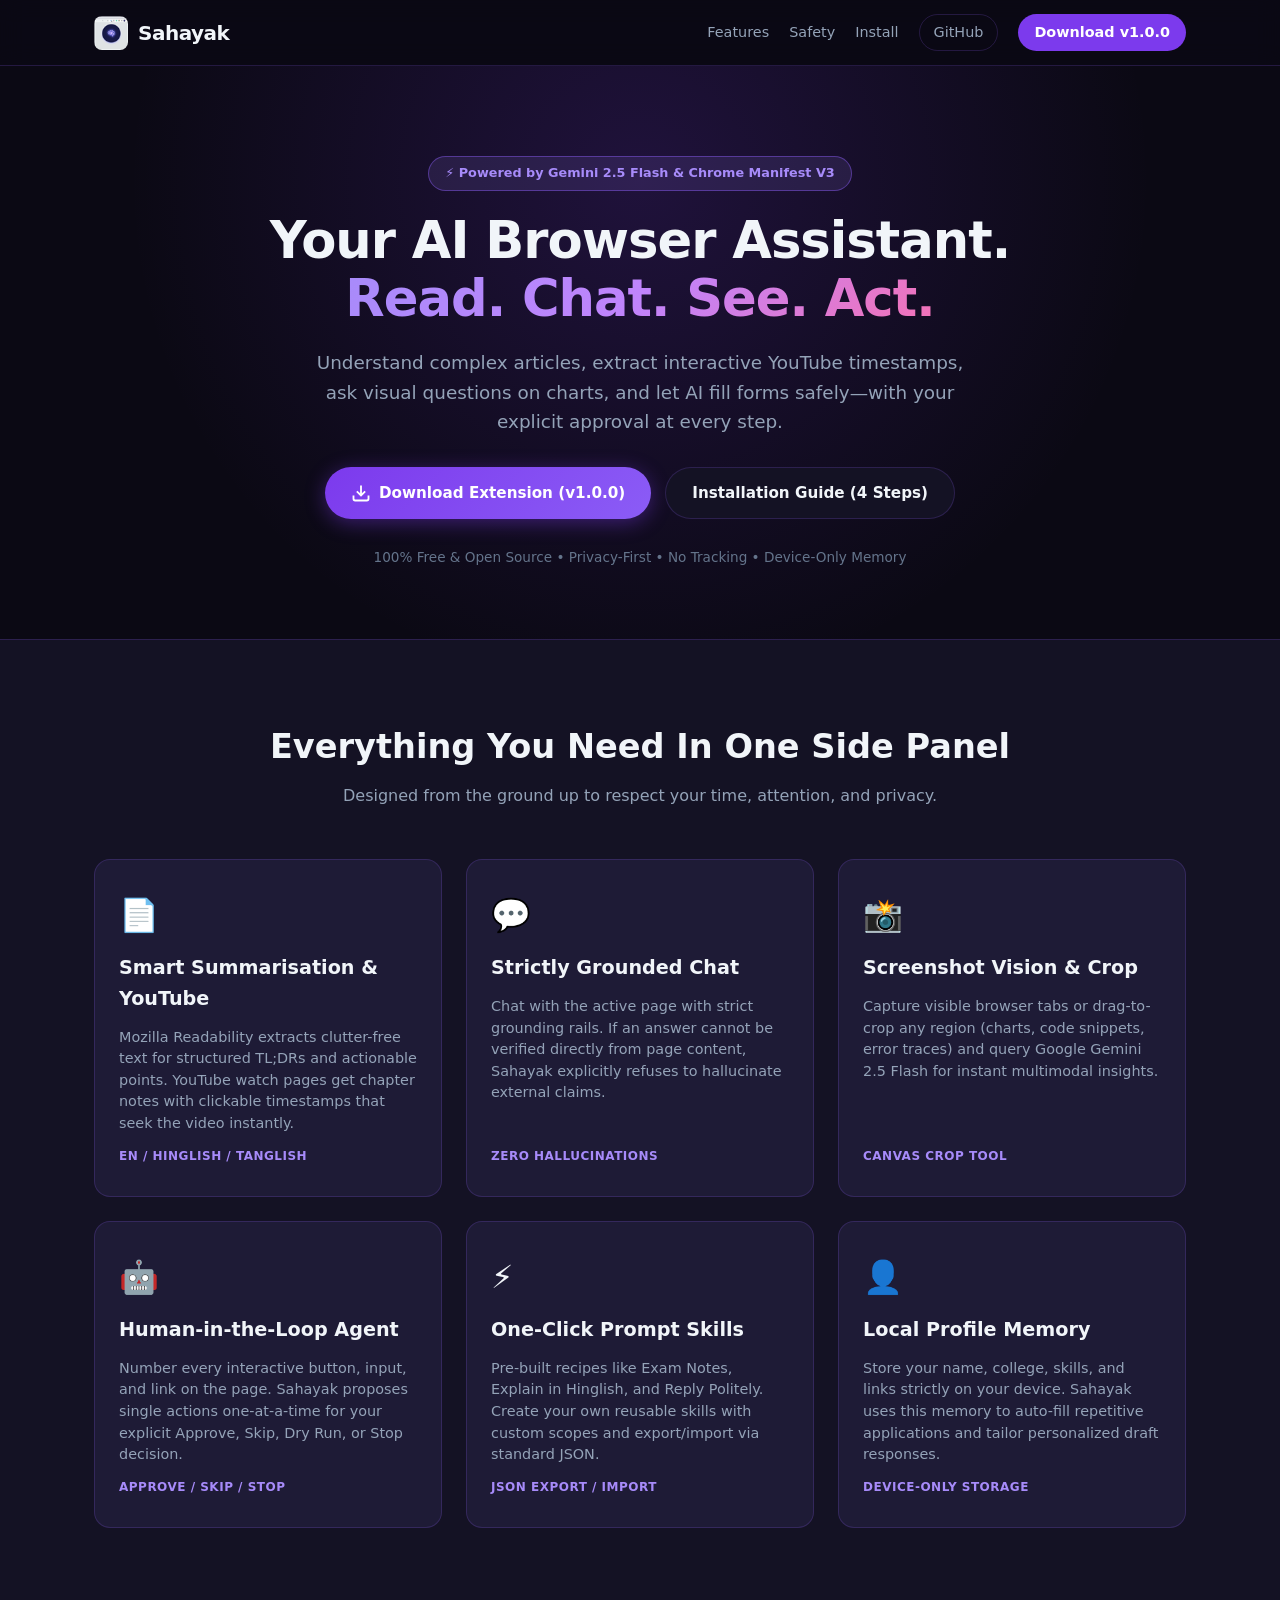
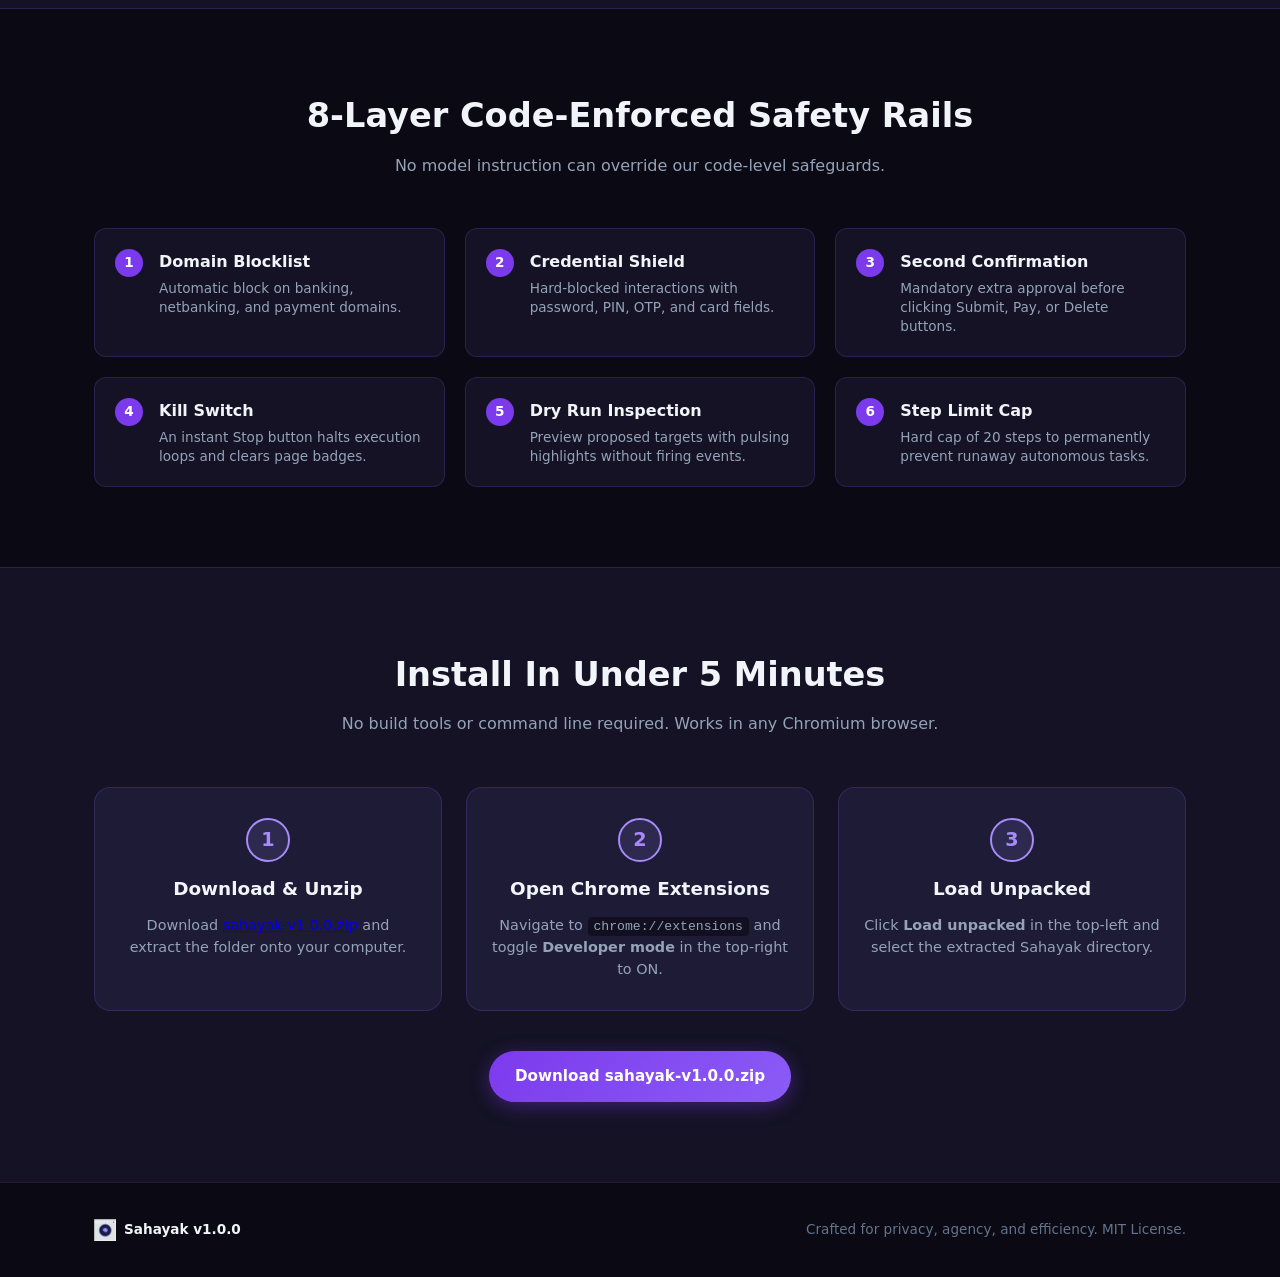
<file: landing/index.html>
<!DOCTYPE html>
<html lang="en">
<head>
  <meta charset="UTF-8" />
  <meta name="viewport" content="width=device-width, initial-scale=1.0" />
  <title>Sahayak — Your AI Browser Assistant (Read, Chat, See, Act)</title>
  <meta name="description" content="Sahayak is an AI browser assistant for Chrome. Summarise articles, parse YouTube videos with timestamps, chat with page grounding, analyze screenshots, and run autonomous agents with human approval." />
  <link rel="stylesheet" href="style.css" />
  <link rel="icon" type="image/png" href="assets/icons/icon48.png" />
</head>
<body>

  <!-- Navigation -->
  <header class="navbar">
    <div class="nav-container">
      <div class="brand">
        <img src="assets/icons/icon48.png" alt="Sahayak Logo" class="brand-logo" />
        <span class="brand-name">Sahayak</span>
      </div>
      <nav class="nav-links">
        <a href="#features">Features</a>
        <a href="#safety">Safety</a>
        <a href="#install">Install</a>
        <a href="https://github.com/24btcsepy0026/AI_BROWSER" target="_blank" rel="noopener noreferrer" target="_blank" class="nav-btn-secondary">GitHub</a>
        <a href="sahayak-v1.0.0.zip" download="sahayak-v1.0.0.zip" class="nav-btn-primary">Download v1.0.0</a>
      </nav>
    </div>
  </header>

  <!-- Hero Section -->
  <section class="hero-section">
    <div class="hero-container">
      <div class="hero-badge">⚡ Powered by Gemini 2.5 Flash &amp; Chrome Manifest V3</div>
      <h1 class="hero-title">Your AI Browser Assistant.<br /><span class="gradient-text">Read. Chat. See. Act.</span></h1>
      <p class="hero-subtitle">
        Understand complex articles, extract interactive YouTube timestamps, ask visual questions on charts, and let AI fill forms safely—with your explicit approval at every step.
      </p>
      <div class="hero-actions">
        <a href="sahayak-v1.0.0.zip" download="sahayak-v1.0.0.zip" class="btn btn-primary">
          <svg width="20" height="20" viewBox="0 0 24 24" fill="none" stroke="currentColor" stroke-width="2.2"><path d="M21 15v4a2 2 0 0 1-2 2H5a2 2 0 0 1-2-2v-4"/><polyline points="7 10 12 15 17 10"/><line x1="12" y1="15" x2="12" y2="3"/></svg>
          Download Extension (v1.0.0)
        </a>
        <a href="#install" class="btn btn-secondary">Installation Guide (4 Steps)</a>
      </div>
      <div class="hero-tagline">100% Free &amp; Open Source • Privacy-First • No Tracking • Device-Only Memory</div>
    </div>
  </section>

  <!-- Features Grid -->
  <section id="features" class="features-section">
    <div class="container">
      <div class="section-header">
        <h2 class="section-title">Everything You Need In One Side Panel</h2>
        <p class="section-subtitle">Designed from the ground up to respect your time, attention, and privacy.</p>
      </div>

      <div class="features-grid">
        <!-- Feature 1 -->
        <div class="feature-card">
          <div class="feature-icon">📄</div>
          <h3 class="feature-title">Smart Summarisation &amp; YouTube</h3>
          <p class="feature-desc">
            Mozilla Readability extracts clutter-free text for structured TL;DRs and actionable points. YouTube watch pages get chapter notes with clickable timestamps that seek the video instantly.
          </p>
          <div class="feature-badge">EN / Hinglish / Tanglish</div>
        </div>

        <!-- Feature 2 -->
        <div class="feature-card">
          <div class="feature-icon">💬</div>
          <h3 class="feature-title">Strictly Grounded Chat</h3>
          <p class="feature-desc">
            Chat with the active page with strict grounding rails. If an answer cannot be verified directly from page content, Sahayak explicitly refuses to hallucinate external claims.
          </p>
          <div class="feature-badge">Zero Hallucinations</div>
        </div>

        <!-- Feature 3 -->
        <div class="feature-card">
          <div class="feature-icon">📸</div>
          <h3 class="feature-title">Screenshot Vision &amp; Crop</h3>
          <p class="feature-desc">
            Capture visible browser tabs or drag-to-crop any region (charts, code snippets, error traces) and query Google Gemini 2.5 Flash for instant multimodal insights.
          </p>
          <div class="feature-badge">Canvas Crop Tool</div>
        </div>

        <!-- Feature 4 -->
        <div class="feature-card">
          <div class="feature-icon">🤖</div>
          <h3 class="feature-title">Human-in-the-Loop Agent</h3>
          <p class="feature-desc">
            Number every interactive button, input, and link on the page. Sahayak proposes single actions one-at-a-time for your explicit Approve, Skip, Dry Run, or Stop decision.
          </p>
          <div class="feature-badge">Approve / Skip / Stop</div>
        </div>

        <!-- Feature 5 -->
        <div class="feature-card">
          <div class="feature-icon">⚡</div>
          <h3 class="feature-title">One-Click Prompt Skills</h3>
          <p class="feature-desc">
            Pre-built recipes like Exam Notes, Explain in Hinglish, and Reply Politely. Create your own reusable skills with custom scopes and export/import via standard JSON.
          </p>
          <div class="feature-badge">JSON Export / Import</div>
        </div>

        <!-- Feature 6 -->
        <div class="feature-card">
          <div class="feature-icon">👤</div>
          <h3 class="feature-title">Local Profile Memory</h3>
          <p class="feature-desc">
            Store your name, college, skills, and links strictly on your device. Sahayak uses this memory to auto-fill repetitive applications and tailor personalized draft responses.
          </p>
          <div class="feature-badge">Device-Only Storage</div>
        </div>
      </div>
    </div>
  </section>

  <!-- Safety Rails -->
  <section id="safety" class="safety-section">
    <div class="container">
      <div class="section-header">
        <h2 class="section-title">8-Layer Code-Enforced Safety Rails</h2>
        <p class="section-subtitle">No model instruction can override our code-level safeguards.</p>
      </div>

      <div class="safety-grid">
        <div class="safety-item">
          <span class="safety-num">1</span>
          <div>
            <h4>Domain Blocklist</h4>
            <p>Automatic block on banking, netbanking, and payment domains.</p>
          </div>
        </div>
        <div class="safety-item">
          <span class="safety-num">2</span>
          <div>
            <h4>Credential Shield</h4>
            <p>Hard-blocked interactions with password, PIN, OTP, and card fields.</p>
          </div>
        </div>
        <div class="safety-item">
          <span class="safety-num">3</span>
          <div>
            <h4>Second Confirmation</h4>
            <p>Mandatory extra approval before clicking Submit, Pay, or Delete buttons.</p>
          </div>
        </div>
        <div class="safety-item">
          <span class="safety-num">4</span>
          <div>
            <h4>Kill Switch</h4>
            <p>An instant Stop button halts execution loops and clears page badges.</p>
          </div>
        </div>
        <div class="safety-item">
          <span class="safety-num">5</span>
          <div>
            <h4>Dry Run Inspection</h4>
            <p>Preview proposed targets with pulsing highlights without firing events.</p>
          </div>
        </div>
        <div class="safety-item">
          <span class="safety-num">6</span>
          <div>
            <h4>Step Limit Cap</h4>
            <p>Hard cap of 20 steps to permanently prevent runaway autonomous tasks.</p>
          </div>
        </div>
      </div>
    </div>
  </section>

  <!-- 3-Step Installation -->
  <section id="install" class="install-section">
    <div class="container">
      <div class="section-header">
        <h2 class="section-title">Install In Under 5 Minutes</h2>
        <p class="section-subtitle">No build tools or command line required. Works in any Chromium browser.</p>
      </div>

      <div class="steps-grid">
        <div class="step-card">
          <div class="step-number">1</div>
          <h3 class="step-title">Download &amp; Unzip</h3>
          <p class="step-desc">Download <a href="sahayak-v1.0.0.zip" download>sahayak-v1.0.0.zip</a> and extract the folder onto your computer.</p>
        </div>
        <div class="step-card">
          <div class="step-number">2</div>
          <h3 class="step-title">Open Chrome Extensions</h3>
          <p class="step-desc">Navigate to <code>chrome://extensions</code> and toggle <strong>Developer mode</strong> in the top-right to ON.</p>
        </div>
        <div class="step-card">
          <div class="step-number">3</div>
          <h3 class="step-title">Load Unpacked</h3>
          <p class="step-desc">Click <strong>Load unpacked</strong> in the top-left and select the extracted Sahayak directory.</p>
        </div>
      </div>

      <div class="install-cta">
        <a href="sahayak-v1.0.0.zip" download="sahayak-v1.0.0.zip" class="btn btn-primary">Download sahayak-v1.0.0.zip</a>
      </div>
    </div>
  </section>

  <!-- Footer -->
  <footer class="footer">
    <div class="container footer-content">
      <div class="footer-brand">
        <img src="assets/icons/icon48.png" alt="" />
        <span>Sahayak v1.0.0</span>
      </div>
      <p class="footer-copy">Crafted for privacy, agency, and efficiency. MIT License.</p>
    </div>
  </footer>

</body>
</html>
</file>
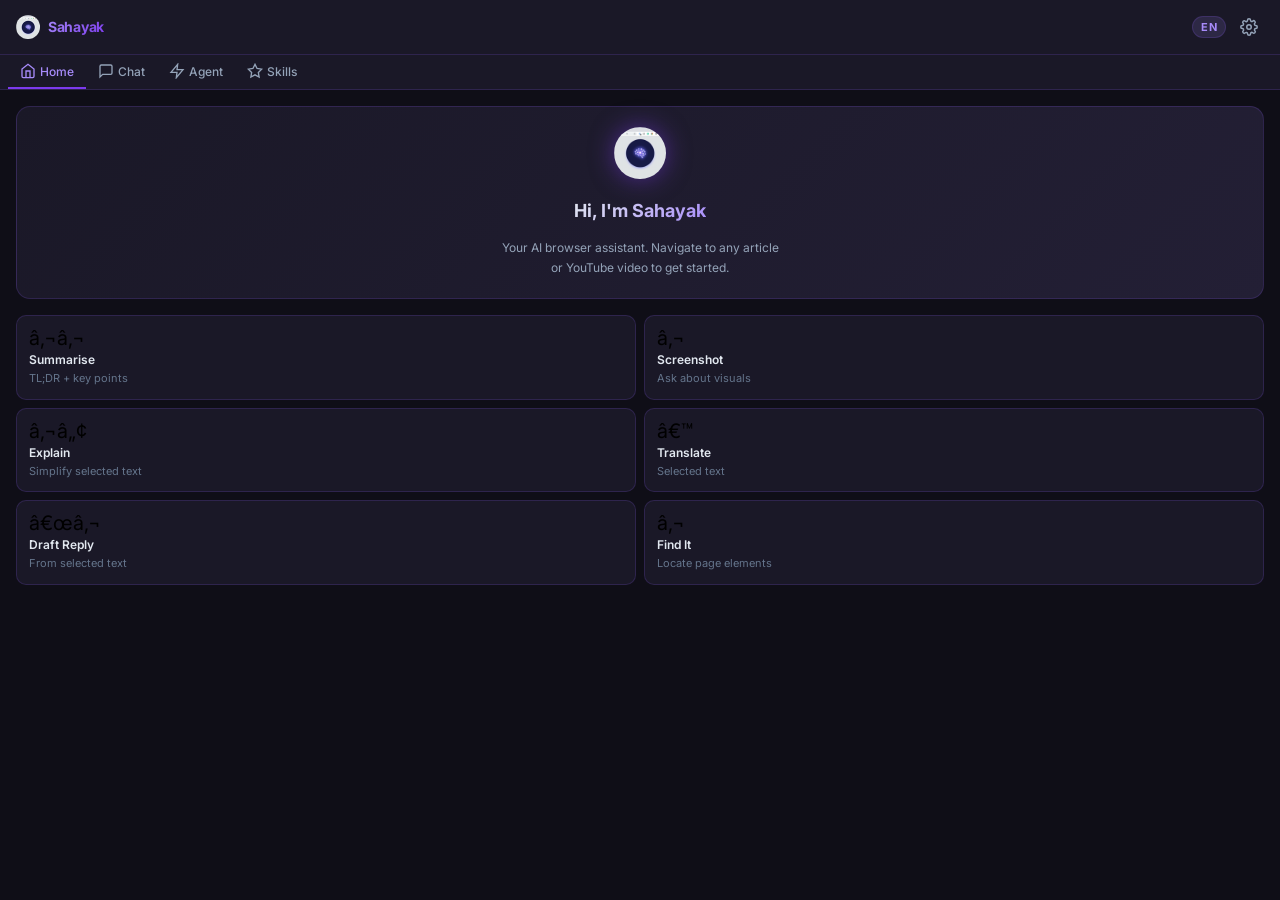
<file: sidepanel/index.html>
<!DOCTYPE html>
<html lang="en">
<head>
  <meta charset="UTF-8" />
  <meta name="viewport" content="width=device-width, initial-scale=1.0" />
  <title>Sahayak</title>  <link rel="stylesheet" href="styles/main.css" />
</head>
<body>

  <!-- â‚¬â‚¬â‚¬â‚¬â‚¬â‚¬â‚¬â‚¬â‚¬â‚¬â‚¬â‚¬â‚¬â‚¬â‚¬â‚¬â‚¬â‚¬â‚¬â‚¬â‚¬â‚¬â‚¬â‚¬â‚¬â‚¬â‚¬â‚¬â‚¬â‚¬â‚¬â‚¬â‚¬â‚¬â‚¬â‚¬â‚¬â‚¬â‚¬â‚¬â‚¬â‚¬
       HEADER
  â‚¬â‚¬â‚¬â‚¬â‚¬â‚¬â‚¬â‚¬â‚¬â‚¬â‚¬â‚¬â‚¬â‚¬â‚¬â‚¬â‚¬â‚¬â‚¬â‚¬â‚¬â‚¬â‚¬â‚¬â‚¬â‚¬â‚¬â‚¬â‚¬â‚¬â‚¬â‚¬â‚¬â‚¬â‚¬â‚¬â‚¬â‚¬â‚¬â‚¬â‚¬â‚¬ -->
  <header class="sahayak-header">
    <div class="header-brand">
      <img src="../assets/icons/icon48.png" alt="Sahayak" class="header-logo" />
      <span class="header-title">Sahayak</span>
    </div>

    <div class="header-controls">
      <!-- Language Toggle -->
      <button id="lang-toggle" class="lang-toggle" title="Switch language" aria-label="Toggle language">
        <span id="lang-label">EN</span>
      </button>

      <!-- Settings link -->
      <button id="settings-btn" class="icon-btn" title="Settings" aria-label="Open Settings">
        <svg width="18" height="18" viewBox="0 0 24 24" fill="none" stroke="currentColor" stroke-width="2">
          <circle cx="12" cy="12" r="3"/>
          <path d="M19.4 15a1.65 1.65 0 0 0 .33 1.82l.06.06a2 2 0 0 1-2.83 2.83l-.06-.06a1.65 1.65 0 0 0-1.82-.33 1.65 1.65 0 0 0-1 1.51V21a2 2 0 0 1-4 0v-.09A1.65 1.65 0 0 0 9 19.4a1.65 1.65 0 0 0-1.82.33l-.06.06a2 2 0 0 1-2.83-2.83l.06-.06A1.65 1.65 0 0 0 4.68 15a1.65 1.65 0 0 0-1.51-1H3a2 2 0 0 1 0-4h.09A1.65 1.65 0 0 0 4.6 9a1.65 1.65 0 0 0-.33-1.82l-.06-.06a2 2 0 0 1 2.83-2.83l.06.06A1.65 1.65 0 0 0 9 4.68a1.65 1.65 0 0 0 1-1.51V3a2 2 0 0 1 4 0v.09a1.65 1.65 0 0 0 1 1.51 1.65 1.65 0 0 0 1.82-.33l.06-.06a2 2 0 0 1 2.83 2.83l-.06.06A1.65 1.65 0 0 0 19.4 9a1.65 1.65 0 0 0 1.51 1H21a2 2 0 0 1 0 4h-.09a1.65 1.65 0 0 0-1.51 1z"/>
        </svg>
      </button>
    </div>
  </header>

  <!-- â‚¬â‚¬â‚¬â‚¬â‚¬â‚¬â‚¬â‚¬â‚¬â‚¬â‚¬â‚¬â‚¬â‚¬â‚¬â‚¬â‚¬â‚¬â‚¬â‚¬â‚¬â‚¬â‚¬â‚¬â‚¬â‚¬â‚¬â‚¬â‚¬â‚¬â‚¬â‚¬â‚¬â‚¬â‚¬â‚¬â‚¬â‚¬â‚¬â‚¬â‚¬â‚¬
       NAV TABS
  â‚¬â‚¬â‚¬â‚¬â‚¬â‚¬â‚¬â‚¬â‚¬â‚¬â‚¬â‚¬â‚¬â‚¬â‚¬â‚¬â‚¬â‚¬â‚¬â‚¬â‚¬â‚¬â‚¬â‚¬â‚¬â‚¬â‚¬â‚¬â‚¬â‚¬â‚¬â‚¬â‚¬â‚¬â‚¬â‚¬â‚¬â‚¬â‚¬â‚¬â‚¬â‚¬ -->
  <nav class="sahayak-nav" role="tablist" aria-label="Main navigation">
    <button class="nav-tab active" id="tab-home" role="tab" aria-selected="true" aria-controls="view-home" data-view="home">
      <svg width="16" height="16" viewBox="0 0 24 24" fill="none" stroke="currentColor" stroke-width="2"><path d="M3 9l9-7 9 7v11a2 2 0 0 1-2 2H5a2 2 0 0 1-2-2z"/><polyline points="9 22 9 12 15 12 15 22"/></svg>
      Home
    </button>
    <button class="nav-tab" id="tab-chat" role="tab" aria-selected="false" aria-controls="view-chat" data-view="chat">
      <svg width="16" height="16" viewBox="0 0 24 24" fill="none" stroke="currentColor" stroke-width="2"><path d="M21 15a2 2 0 0 1-2 2H7l-4 4V5a2 2 0 0 1 2-2h14a2 2 0 0 1 2 2z"/></svg>
      Chat
    </button>
    <button class="nav-tab" id="tab-agent" role="tab" aria-selected="false" aria-controls="view-agent" data-view="agent">
      <svg width="16" height="16" viewBox="0 0 24 24" fill="none" stroke="currentColor" stroke-width="2"><polygon points="13 2 3 14 12 14 11 22 21 10 12 10 13 2"/></svg>
      Agent
    </button>
    <button class="nav-tab" id="tab-skills" role="tab" aria-selected="false" aria-controls="view-skills" data-view="skills">
      <svg width="16" height="16" viewBox="0 0 24 24" fill="none" stroke="currentColor" stroke-width="2"><path d="M12 2l3.09 6.26L22 9.27l-5 4.87 1.18 6.88L12 17.77l-6.18 3.25L7 14.14 2 9.27l6.91-1.01L12 2z"/></svg>
      Skills
    </button>
  </nav>

  <!-- â‚¬â‚¬â‚¬â‚¬â‚¬â‚¬â‚¬â‚¬â‚¬â‚¬â‚¬â‚¬â‚¬â‚¬â‚¬â‚¬â‚¬â‚¬â‚¬â‚¬â‚¬â‚¬â‚¬â‚¬â‚¬â‚¬â‚¬â‚¬â‚¬â‚¬â‚¬â‚¬â‚¬â‚¬â‚¬â‚¬â‚¬â‚¬â‚¬â‚¬â‚¬â‚¬
       MAIN VIEWS
  â‚¬â‚¬â‚¬â‚¬â‚¬â‚¬â‚¬â‚¬â‚¬â‚¬â‚¬â‚¬â‚¬â‚¬â‚¬â‚¬â‚¬â‚¬â‚¬â‚¬â‚¬â‚¬â‚¬â‚¬â‚¬â‚¬â‚¬â‚¬â‚¬â‚¬â‚¬â‚¬â‚¬â‚¬â‚¬â‚¬â‚¬â‚¬â‚¬â‚¬â‚¬â‚¬ -->
  <main class="sahayak-main">

    <!-- â‚¬â€šâ‚¬â€š ERROR BANNER â‚¬â€šâ‚¬â€š -->
    <div id="error-banner" class="error-banner hidden" role="alert" aria-live="assertive">
      <span id="error-banner-text"></span>
      <button id="error-retry-btn" class="error-retry-btn hidden" aria-label="Retry">? Retry</button>
    </div>

    <!-- â‚¬â€šâ‚¬â€š HOME VIEW â‚¬â€šâ‚¬â€š -->
    <section id="view-home" class="view active" role="tabpanel" aria-labelledby="tab-home">
      <div class="view-inner">

        <!-- Welcome state (shown when no content loaded yet) -->
        <div id="home-welcome" class="welcome-card">
          <div class="welcome-icon">
            <img src="../assets/icons/icon128.png" alt="" aria-hidden="true" />
          </div>
          <h1 class="welcome-title">Hi, I'm Sahayak</h1>
          <p class="welcome-subtitle">Your AI browser assistant. Navigate to any article or YouTube video to get started.</p>
        </div>

        <!-- Quick Actions -->
        <div class="quick-actions-grid" id="quick-actions">
          <button class="action-card" id="btn-summarise" aria-label="Summarise the current page">
            <span class="action-icon">â‚¬â‚¬</span>
            <span class="action-label">Summarise</span>
            <span class="action-desc">TL;DR + key points</span>
          </button>

          <button class="action-card" id="btn-screenshot" aria-label="Take a screenshot and ask a question">
            <span class="action-icon">â‚¬</span>
            <span class="action-label">Screenshot</span>
            <span class="action-desc">Ask about visuals</span>
          </button>

          <button class="action-card" id="btn-explain" aria-label="Explain selected text">
            <span class="action-icon">â‚¬â„¢</span>
            <span class="action-label">Explain</span>
            <span class="action-desc">Simplify selected text</span>
          </button>

          <button class="action-card" id="btn-translate" aria-label="Translate selected text">
            <span class="action-icon">â€™</span>
            <span class="action-label">Translate</span>
            <span class="action-desc">Selected text</span>
          </button>

          <button class="action-card" id="btn-draft" aria-label="Draft a reply to selected content">
            <span class="action-icon">â€œâ‚¬</span>
            <span class="action-label">Draft Reply</span>
            <span class="action-desc">From selected text</span>
          </button>

          <button class="action-card" id="btn-find" aria-label="Find an element on the page">
            <span class="action-icon">â‚¬</span>
            <span class="action-label">Find It</span>
            <span class="action-desc">Locate page elements</span>
          </button>
        </div>

        <!-- Output area for Home actions -->
        <div id="home-output" class="output-area hidden">
          <div class="output-header">
            <span id="home-output-title" class="output-title"></span>
            <button id="home-output-copy" class="icon-btn copy-btn" title="Copy to clipboard" aria-label="Copy output">
              <svg width="14" height="14" viewBox="0 0 24 24" fill="none" stroke="currentColor" stroke-width="2"><rect x="9" y="9" width="13" height="13" rx="2" ry="2"/><path d="M5 15H4a2 2 0 0 1-2-2V4a2 2 0 0 1 2-2h9a2 2 0 0 1 2 2v1"/></svg>
            </button>
          </div>
          <div id="home-output-content" class="output-content"></div>
        </div>

        <!-- Loading state -->
        <div id="home-loading" class="loading-state hidden" aria-live="polite">
          <div class="spinner"></div>
          <p id="home-loading-label">Thinkingâ€š</p>
        </div>

      </div>
    </section>

    <!-- â‚¬â€šâ‚¬â€š CHAT VIEW â‚¬â€šâ‚¬â€š -->
    <section id="view-chat" class="view hidden" role="tabpanel" aria-labelledby="tab-chat">
      <div class="view-inner chat-view-inner">
        <div id="chat-messages" class="chat-messages" aria-live="polite" aria-label="Chat messages"></div>
        <div class="chat-input-row">
          <textarea
            id="chat-input"
            class="chat-input"
            placeholder="Ask something about this pageâ€š"
            rows="2"
            aria-label="Chat input"
          ></textarea>
          <button id="chat-send" class="send-btn" aria-label="Send message">
            <svg width="18" height="18" viewBox="0 0 24 24" fill="currentColor"><path d="M2 21l21-9L2 3v7l15 2-15 2v7z"/></svg>
          </button>
        </div>
      </div>
    </section>

    <!-- â‚¬â€šâ‚¬â€š AGENT VIEW â‚¬â€šâ‚¬â€š -->
    <section id="view-agent" class="view hidden" role="tabpanel" aria-labelledby="tab-agent">
      <div class="view-inner">
                <div class="agent-scan-row">
          <button id="btn-agent-scan" class="secondary-btn" aria-label="Scan interactive elements on page">🏷️ Scan Page Elements</button>
          <button id="btn-agent-clear-badges" class="secondary-btn" aria-label="Clear badges from page">🧹 Clear Badges</button>
        </div>
        <!-- Agent Scanned Elements Box (Slice 3.1) -->
        <div id="agent-scan-results" class="find-map-section hidden" style="margin-bottom: var(--sp-3);">
          <div class="find-map-header">
            <span>Interactive Elements (<span id="agent-scan-count">0</span> mapped)</span>
            <button id="agent-scan-close-btn" class="icon-btn" style="font-size: 11px; padding: 2px 4px; color: var(--clr-text-dim);" title="Close">✕</button>
          </div>
          <pre id="agent-scan-text" class="find-map-text"></pre>
        </div>
<div class="agent-task-input-row">
          <input
            id="agent-task-input"
            type="text"
            class="task-input"
            placeholder="Describe a task for Sahayak to do..."
            aria-label="Agent task"
          />
          <button id="agent-start-btn" class="primary-btn" aria-label="Start agent task">Start</button>
        </div>

        <!-- Approval card (hidden until agent proposes action) -->
        <div id="agent-approval-card" class="approval-card hidden">
          <div class="approval-header">
            <span class="approval-step-badge" id="approval-step-label">Step 1</span>
            <span class="approval-tag">Awaiting Approval</span>
          </div>
          <div class="approval-body">
            <div class="approval-row"><span class="approval-key">Action</span><span id="approval-action" class="approval-val"></span></div>
            <div class="approval-row"><span class="approval-key">Target</span><span id="approval-target" class="approval-val"></span></div>
            <div class="approval-row"><span class="approval-key">Value</span><span id="approval-value" class="approval-val"></span></div>
            <div class="approval-row"><span class="approval-key">Reason</span><span id="approval-reason" class="approval-val"></span></div>
          </div>
          <div class="approval-actions">
            <button id="btn-approve" class="approve-btn">✓ Approve</button>
            <button id="btn-skip" class="skip-btn">↷ Skip</button>
            <button id="btn-dry-run" class="dry-btn">👁 Dry Run</button>
            <button id="btn-stop" class="stop-btn">✕ Stop</button>
          </div>
          <!-- Extra confirmation for consequential actions -->
          <div id="consequential-warning" class="consequential-warning hidden">
             This is a consequential action (Submit / Pay / Send).
            <button id="btn-confirm-approve" class="approve-btn">Yes, proceed</button>
          </div>
        </div>

        <!-- Action Log -->
        <div id="action-log-section" class="action-log-section hidden">
          <h2 class="section-title">Action Log</h2>
          <ul id="action-log-list" class="action-log-list" aria-label="Agent action log"></ul>
        </div>
      </div>
    </section>

    <!-- â‚¬â€šâ‚¬â€š SKILLS VIEW â‚¬â€šâ‚¬â€š -->
    <section id="view-skills" class="view hidden" role="tabpanel" aria-labelledby="tab-skills">
      <div class="view-inner">
        <div class="skills-header-row">
          <h2 class="section-title">My Skills</h2>
          <div class="skills-actions">
            <button id="btn-import-skills" class="secondary-btn" aria-label="Import skills">Import</button>
            <button id="btn-export-skills" class="secondary-btn" aria-label="Export skills">Export</button>
            <button id="btn-new-skill"     class="primary-btn"   aria-label="Create new skill">+ New</button>
          </div>
        </div>
        <ul id="skills-list" class="skills-list" aria-label="Saved skills"></ul>
        <input type="file" id="skills-file-input" accept=".json" style="display:none" aria-hidden="true" />
      </div>
    </section>

      <!-- ???? SCREENSHOT PANEL (Slice 2.3) ???? -->
    <div id="screenshot-panel" class="screenshot-panel hidden" role="dialog" aria-modal="true" aria-label="Screenshot and Ask">
      <div class="screenshot-panel-header">
        <span class="screenshot-panel-title">?? Screenshot &amp; Ask</span>
        <button id="screenshot-close-btn" class="icon-btn" title="Close" aria-label="Close screenshot panel">
          <svg width="14" height="14" viewBox="0 0 24 24" fill="none" stroke="currentColor" stroke-width="2.5"><line x1="18" y1="6" x2="6" y2="18"/><line x1="6" y1="6" x2="18" y2="18"/></svg>
        </button>
      </div>

      <!-- Step 1: Preview + optional crop -->
      <div id="screenshot-step-preview" class="screenshot-step">
        <p class="screenshot-hint">Drag on the image to crop a region (optional)</p>
        <div class="screenshot-canvas-wrapper" id="screenshot-canvas-wrapper">
          <canvas id="screenshot-canvas" class="screenshot-canvas" aria-label="Screenshot preview"></canvas>
          <canvas id="screenshot-crop-overlay" class="screenshot-crop-overlay" aria-hidden="true"></canvas>
        </div>
        <div class="screenshot-preview-actions">
          <button id="screenshot-reset-crop-btn" class="secondary-btn hidden" aria-label="Reset crop selection">Reset Crop</button>
          <button id="screenshot-use-btn" class="primary-btn" aria-label="Use this screenshot">Use This ?</button>
        </div>
      </div>

      <!-- Step 2: Ask a question -->
      <div id="screenshot-step-ask" class="screenshot-step hidden">
        <div class="screenshot-cropped-preview">
          <img id="screenshot-final-img" class="screenshot-final-img" alt="Selected area" />
        </div>
        <textarea
          id="screenshot-question"
          class="screenshot-question-input"
          placeholder="What do you want to know about this screenshot?"
          rows="3"
          aria-label="Question about screenshot"
        ></textarea>
        <div class="screenshot-ask-actions">
          <button id="screenshot-back-btn" class="secondary-btn" aria-label="Back to preview">? Back</button>
          <button id="screenshot-ask-btn" class="primary-btn" aria-label="Ask Sahayak about screenshot">Ask Sahayak ??</button>
        </div>
        <div id="screenshot-ask-loading" class="loading-state hidden" aria-live="polite">
          <div class="spinner"></div>
          <p>Analysing image...</p>
        </div>
        <div id="screenshot-answer" class="screenshot-answer hidden"></div>
        <button id="screenshot-retry-btn" class="secondary-btn hidden" aria-label="Retry question">? Retry</button>
      </div>
    </div>
    <!-- 🔍🔍 FIND IT PANEL (Slice 3.1 & 3.2) 🔍🔍 -->
    <div id="find-panel" class="find-panel hidden" role="dialog" aria-modal="true" aria-label="Find It For Me">
      <div class="find-panel-header">
        <span class="find-panel-title">🔍 Find It For Me</span>
        <button id="find-close-btn" class="icon-btn" title="Close" aria-label="Close find panel">
          <svg width="14" height="14" viewBox="0 0 24 24" fill="none" stroke="currentColor" stroke-width="2.5"><line x1="18" y1="6" x2="6" y2="18"/><line x1="6" y1="6" x2="18" y2="18"/></svg>
        </button>
      </div>

      <div class="find-panel-body">
        <p class="find-panel-hint">Locate any button, input, or link on the page using plain language.</p>

        <div class="find-input-group">
          <input
            id="find-input"
            type="text"
            class="find-input"
            placeholder="e.g. Where do I enter my email? or Sign up button"
            aria-label="What element are you looking for?"
          />
          <button id="find-submit-btn" class="primary-btn find-submit-btn" aria-label="Find and highlight element">
            <span>Find &amp; Highlight ✨</span>
          </button>
        </div>

        <div class="find-controls-row">
          <button id="find-scan-btn" class="secondary-btn" title="Scan and display all numbered badges on page">
            <span>🏷️ Show Badges</span>
          </button>
          <button id="find-clear-btn" class="secondary-btn" title="Clear numbered badges and highlights from page">
            <span>🧹 Clear Badges</span>
          </button>
        </div>

        <div id="find-loading" class="loading-state hidden" aria-live="polite">
          <div class="spinner"></div>
          <p id="find-loading-text">Scanning &amp; locating element...</p>
        </div>

        <!-- Result Card -->
        <div id="find-result-card" class="find-result-card hidden">
          <div class="find-result-header">
            <span class="find-result-badge" id="find-result-badge">[1]</span>
            <span class="find-result-tag" id="find-result-tag">button</span>
          </div>
          <div class="find-result-label" id="find-result-label">Submit Application</div>
          <p class="find-result-reason" id="find-result-reason">This is where the user submits the form.</p>
          <button id="find-rehighlight-btn" class="secondary-btn" style="width:100%; font-size:0.8rem;">✨ Re-highlight on Page</button>
        </div>

        <!-- Action Map Collapsible / Preview -->
        <div id="find-map-section" class="find-map-section hidden">
          <div class="find-map-header">
            <span>Action Map (<span id="find-map-count">0</span> elements)</span>
          </div>
          <pre id="find-map-text" class="find-map-text"></pre>
        </div>
      </div>
    </div>

    <!-- ⚡⚡ NEW SKILL MODAL (Slice 4.2) ⚡⚡ -->
    <div id="skill-modal" class="find-panel hidden" role="dialog" aria-modal="true" aria-label="Create New Skill">
      <div class="find-panel-header">
        <span class="find-panel-title">⚡ Create New Skill</span>
        <button id="skill-modal-close-btn" class="icon-btn" title="Close" aria-label="Close modal">
          <svg width="14" height="14" viewBox="0 0 24 24" fill="none" stroke="currentColor" stroke-width="2.5"><line x1="18" y1="6" x2="6" y2="18"/><line x1="6" y1="6" x2="18" y2="18"/></svg>
        </button>
      </div>

      <div class="find-panel-body">
        <div class="find-input-group">
          <label class="field-label" for="skill-name-input">Skill Name <span class="required" style="color:var(--clr-accent);">*</span></label>
          <input id="skill-name-input" type="text" class="find-input" placeholder="e.g. 3-Bullet Summary" />
        </div>

        <div style="display: flex; gap: var(--sp-2);">
          <div style="flex: 1;">
            <label class="field-label" for="skill-icon-input">Icon (Emoji)</label>
            <input id="skill-icon-input" type="text" class="find-input" placeholder="⚡" maxlength="4" value="⚡" style="text-align:center; font-size:16px;" />
          </div>
          <div style="flex: 2;">
            <label class="field-label" for="skill-scope-select">Scope</label>
            <select id="skill-scope-select" class="find-input" style="padding: 7px 10px;">
              <option value="page">Page (entire article)</option>
              <option value="selection">Selection (highlighted text)</option>
              <option value="agent">Agent (form filling/DOM action)</option>
            </select>
          </div>
        </div>

        <div class="find-input-group">
          <label class="field-label" for="skill-prompt-input">Prompt Recipe <span class="required" style="color:var(--clr-accent);">*</span></label>
          <textarea id="skill-prompt-input" class="find-input" rows="3" style="resize: vertical; min-height: 70px;" placeholder="e.g. Summarise the key takeaways of this page into 3 crisp bullet points with practical implications."></textarea>
        </div>

        <div style="display: flex; gap: var(--sp-2); margin-top: var(--sp-2);">
          <button id="skill-cancel-btn" class="secondary-btn" style="flex: 1;">Cancel</button>
          <button id="skill-save-btn" class="primary-btn" style="flex: 2;">Save Skill</button>
        </div>
      </div>
    </div>
</main><!-- /.sahayak-main -->

  <script src="sidepanel.js" type="module"></script>
</body>
</html>
</file>
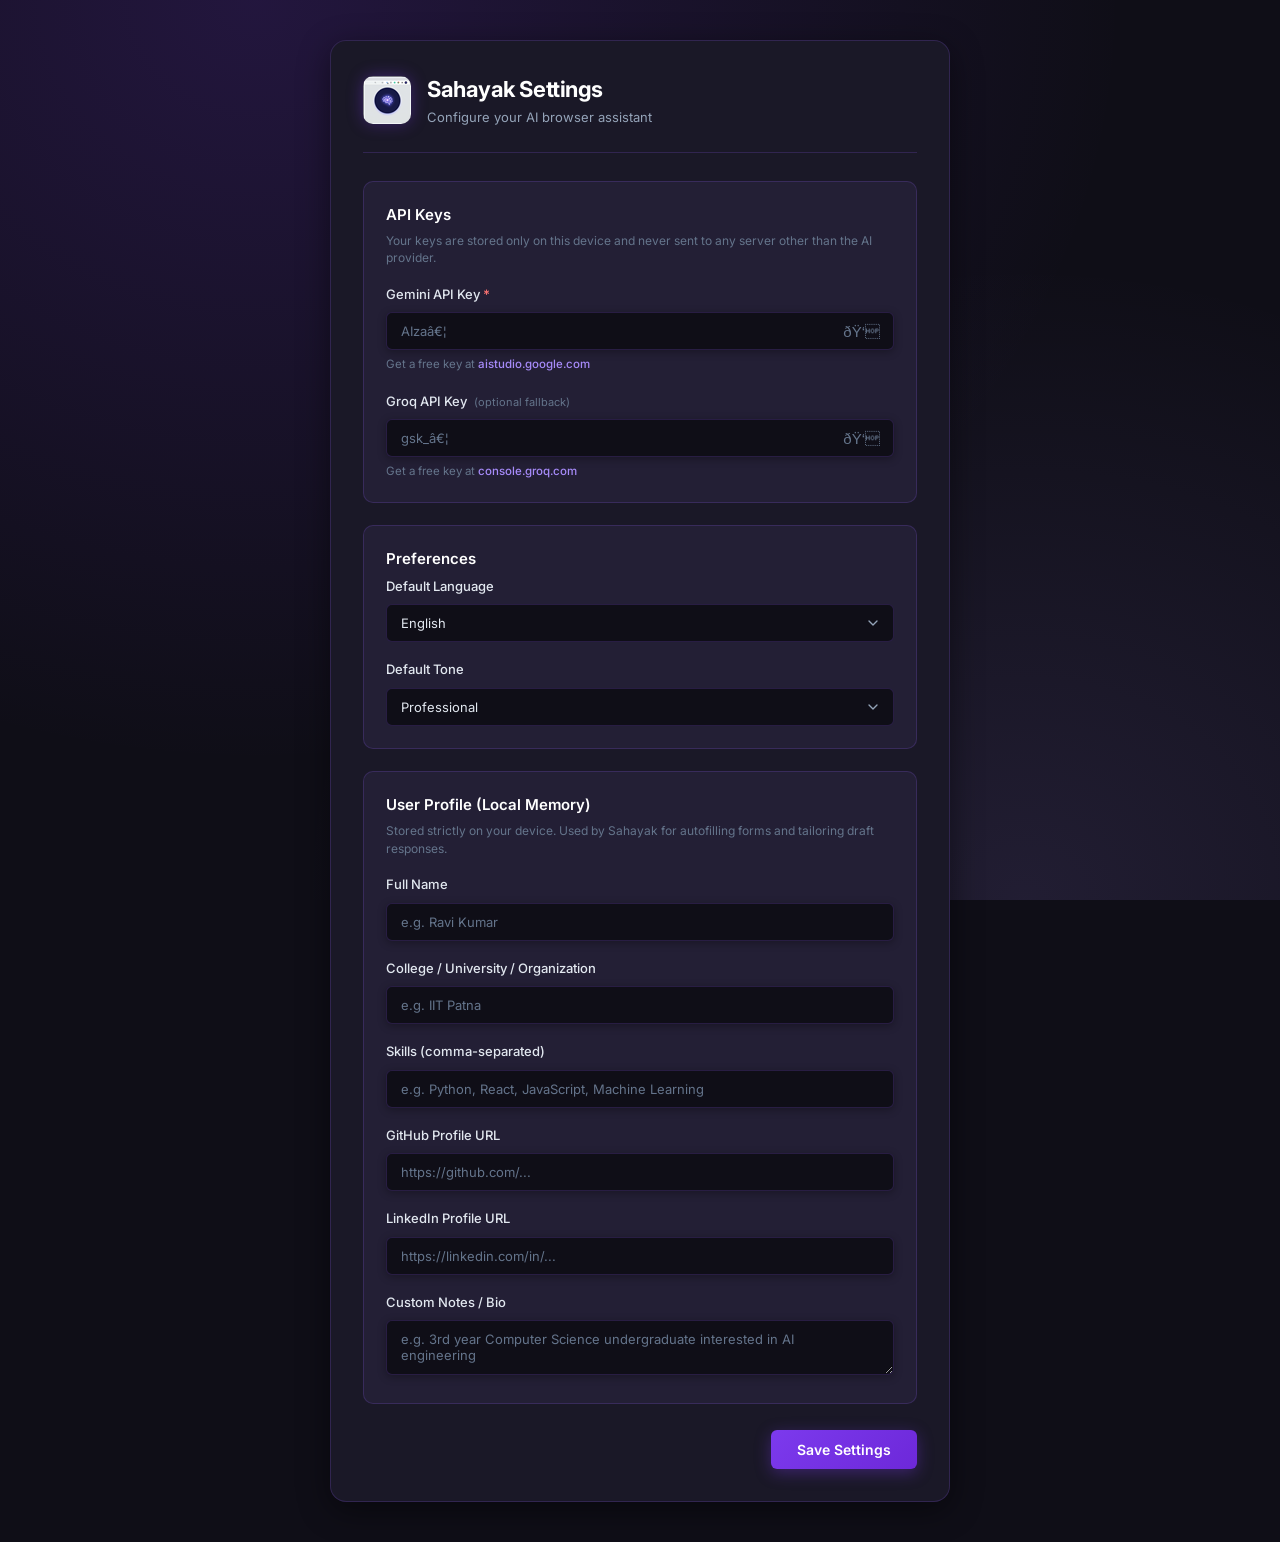
<file: settings/settings.html>
<!DOCTYPE html>
<html lang="en">
<head>
  <meta charset="UTF-8" />
  <meta name="viewport" content="width=device-width, initial-scale=1.0" />
  <title>Sahayak â€“ Settings</title>  <link rel="stylesheet" href="settings.css" />
</head>
<body>
  <div class="settings-container">

    <header class="settings-header">
      <img src="../assets/icons/icon48.png" alt="Sahayak" class="settings-logo" />
      <div>
        <h1 class="settings-title">Sahayak Settings</h1>
        <p class="settings-subtitle">Configure your AI browser assistant</p>
      </div>
    </header>

    <!-- â”€â”€ API Keys â”€â”€â”€â”€â”€â”€â”€â”€â”€â”€â”€â”€â”€â”€â”€â”€â”€â”€â”€â”€â”€â”€ -->
    <section class="settings-section">
      <h2 class="section-heading">API Keys</h2>
      <p class="section-note">Your keys are stored only on this device and never sent to any server other than the AI provider.</p>

      <div class="field-group">
        <label class="field-label" for="gemini-key">Gemini API Key <span class="required">*</span></label>
        <div class="input-row">
          <input type="password" id="gemini-key" class="field-input" placeholder="AIzaâ€¦" autocomplete="off" spellcheck="false" />
          <button class="toggle-vis-btn" data-target="gemini-key" aria-label="Show/hide Gemini key" title="Show/Hide">ðŸ‘</button>
        </div>
        <p class="field-hint">Get a free key at <a href="https://aistudio.google.com" target="_blank">aistudio.google.com</a></p>
      </div>

      <div class="field-group">
        <label class="field-label" for="groq-key">Groq API Key <span class="optional">(optional fallback)</span></label>
        <div class="input-row">
          <input type="password" id="groq-key" class="field-input" placeholder="gsk_â€¦" autocomplete="off" spellcheck="false" />
          <button class="toggle-vis-btn" data-target="groq-key" aria-label="Show/hide Groq key" title="Show/Hide">ðŸ‘</button>
        </div>
        <p class="field-hint">Get a free key at <a href="https://console.groq.com" target="_blank">console.groq.com</a></p>
      </div>
    </section>

    <!-- â”€â”€ Preferences â”€â”€â”€â”€â”€â”€â”€â”€â”€â”€â”€â”€â”€â”€â”€â”€â”€â”€ -->
    <section class="settings-section">
      <h2 class="section-heading">Preferences</h2>

      <div class="field-group">
        <label class="field-label" for="lang-select">Default Language</label>
        <select id="lang-select" class="field-select">
          <option value="en">English</option>
          <option value="hinglish">Hinglish (Hindi + English)</option>
          <option value="tanglish">Tanglish (Tamil + English = TAN)</option>
        </select>
      </div>

      <div class="field-group">
        <label class="field-label" for="tone-select">Default Tone</label>
        <select id="tone-select" class="field-select">
          <option value="professional">Professional</option>
          <option value="casual">Casual</option>
          <option value="friendly">Friendly</option>
        </select>
      </div>
    </section>

    <!-- â”€â”€ Save Button â”€â”€â”€â”€â”€â”€â”€â”€â”€â”€â”€â”€â”€â”€â”€â”€â”€â”€ -->
    
    <!-- ── User Profile (Slice 4.1) ────────────────── -->
    <section class="settings-section">
      <h2 class="section-heading">User Profile (Local Memory)</h2>
      <p class="section-note">Stored strictly on your device. Used by Sahayak for autofilling forms and tailoring draft responses.</p>

      <div class="field-group">
        <label class="field-label" for="profile-name">Full Name</label>
        <input type="text" id="profile-name" class="field-input" placeholder="e.g. Ravi Kumar" autocomplete="name" />
      </div>

      <div class="field-group">
        <label class="field-label" for="profile-college">College / University / Organization</label>
        <input type="text" id="profile-college" class="field-input" placeholder="e.g. IIT Patna" />
      </div>

      <div class="field-group">
        <label class="field-label" for="profile-skills">Skills (comma-separated)</label>
        <input type="text" id="profile-skills" class="field-input" placeholder="e.g. Python, React, JavaScript, Machine Learning" />
      </div>

      <div class="field-group">
        <label class="field-label" for="profile-github">GitHub Profile URL</label>
        <input type="url" id="profile-github" class="field-input" placeholder="https://github.com/..." />
      </div>

      <div class="field-group">
        <label class="field-label" for="profile-linkedin">LinkedIn Profile URL</label>
        <input type="url" id="profile-linkedin" class="field-input" placeholder="https://linkedin.com/in/..." />
      </div>

      <div class="field-group">
        <label class="field-label" for="profile-custom">Custom Notes / Bio</label>
        <textarea id="profile-custom" class="field-input" rows="2" style="resize:vertical; min-height:55px;" placeholder="e.g. 3rd year Computer Science undergraduate interested in AI engineering"></textarea>
      </div>
    </section>

    <div class="save-row">
      <div id="save-status" class="save-status" aria-live="polite"></div>
      <button id="save-btn" class="save-btn">Save Settings</button>
    </div>

  </div>
  <script src="settings.js"></script>
</body>
</html>
</file>
<file: landing/style.css>
/* ============================================================
   Sahayak Landing Page Stylesheet (landing/style.css)
   ============================================================ */

:root {
  --clr-bg: #0b0914;
  --clr-surface: #141224;
  --clr-surface-2: #1e1b36;
  --clr-border: rgba(139, 92, 246, 0.2);
  --clr-border-glow: rgba(139, 92, 246, 0.45);
  --clr-primary: #7c3aed;
  --clr-primary-h: #8b5cf6;
  --clr-accent: #a78bfa;
  --clr-accent-dim: rgba(167, 139, 250, 0.12);
  --clr-text: #f1f5f9;
  --clr-text-muted: #94a3b8;
  --clr-text-dim: #64748b;
  --font: system-ui, -apple-system, BlinkMacSystemFont, 'Segoe UI', Roboto, sans-serif;
  --r-sm: 8px;
  --r-md: 12px;
  --r-lg: 16px;
  --r-full: 9999px;
}

* { box-sizing: border-box; margin: 0; padding: 0; }
body {
  font-family: var(--font);
  background-color: var(--clr-bg);
  color: var(--clr-text);
  line-height: 1.6;
  overflow-x: hidden;
}

/* Navbar */
.navbar {
  position: sticky;
  top: 0;
  z-index: 100;
  background: rgba(11, 9, 20, 0.85);
  backdrop-filter: blur(12px);
  border-bottom: 1px solid var(--clr-border);
  padding: 14px 0;
}
.nav-container {
  max-width: 1140px;
  margin: 0 auto;
  padding: 0 24px;
  display: flex;
  align-items: center;
  justify-content: space-between;
}
.brand { display: flex; align-items: center; gap: 10px; }
.brand-logo { width: 34px; height: 34px; border-radius: var(--r-sm); }
.brand-name { font-size: 1.25rem; font-weight: 700; color: var(--clr-text); letter-spacing: -0.5px; }

.nav-links { display: flex; align-items: center; gap: 20px; }
.nav-links a { text-decoration: none; font-size: 0.9rem; color: var(--clr-text-muted); transition: color 0.2s; }
.nav-links a:hover { color: var(--clr-text); }
.nav-btn-secondary {
  padding: 6px 14px;
  border: 1px solid var(--clr-border);
  border-radius: var(--r-full);
}
.nav-btn-primary {
  background: var(--clr-primary);
  color: #fff !important;
  padding: 7px 16px;
  border-radius: var(--r-full);
  font-weight: 600;
  transition: background 0.2s;
}
.nav-btn-primary:hover { background: var(--clr-primary-h); }

/* Hero Section */
.hero-section {
  padding: 90px 24px 70px;
  text-align: center;
  background: radial-gradient(circle at 50% 20%, rgba(124, 58, 237, 0.18) 0%, transparent 65%);
}
.hero-container { max-width: 840px; margin: 0 auto; display: flex; flex-direction: column; align-items: center; gap: 20px; }
.hero-badge {
  display: inline-block;
  padding: 6px 16px;
  font-size: 0.8rem;
  font-weight: 600;
  background: var(--clr-accent-dim);
  border: 1px solid var(--clr-border-glow);
  color: var(--clr-accent);
  border-radius: var(--r-full);
}
.hero-title { font-size: 3.2rem; font-weight: 800; line-height: 1.15; letter-spacing: -1px; }
.gradient-text {
  background: linear-gradient(135deg, #a78bfa 0%, #c084fc 50%, #f472b6 100%);
  -webkit-background-clip: text;
  -webkit-text-fill-color: transparent;
}
.hero-subtitle { font-size: 1.15rem; color: var(--clr-text-muted); max-width: 680px; line-height: 1.6; }
.hero-actions { display: flex; gap: 14px; margin-top: 10px; flex-wrap: wrap; justify-content: center; }

.btn {
  display: inline-flex;
  align-items: center;
  gap: 8px;
  padding: 13px 26px;
  border-radius: var(--r-full);
  font-size: 0.95rem;
  font-weight: 600;
  text-decoration: none;
  transition: transform 0.2s, box-shadow 0.2s;
}
.btn:hover { transform: translateY(-2px); }
.btn-primary { background: linear-gradient(135deg, var(--clr-primary) 0%, var(--clr-primary-h) 100%); color: #fff; box-shadow: 0 4px 20px rgba(124, 58, 237, 0.4); }
.btn-secondary { background: var(--clr-surface); color: var(--clr-text); border: 1px solid var(--clr-border); }

.hero-tagline { font-size: 0.85rem; color: var(--clr-text-dim); margin-top: 8px; }

/* Container & Section Headers */
.container { max-width: 1140px; margin: 0 auto; padding: 0 24px; }
.section-header { text-align: center; margin-bottom: 50px; }
.section-title { font-size: 2.1rem; font-weight: 700; margin-bottom: 10px; }
.section-subtitle { font-size: 1rem; color: var(--clr-text-muted); }

/* Features */
.features-section { padding: 80px 0; background: var(--clr-surface); border-top: 1px solid var(--clr-border); border-bottom: 1px solid var(--clr-border); }
.features-grid { display: grid; grid-template-columns: repeat(auto-fit, minmax(320px, 1fr)); gap: 24px; }
.feature-card {
  background: var(--clr-surface-2);
  border: 1px solid var(--clr-border);
  border-radius: var(--r-lg);
  padding: 30px 24px;
  display: flex;
  flex-direction: column;
  gap: 12px;
  transition: border-color 0.2s, transform 0.2s;
}
.feature-card:hover { border-color: var(--clr-border-glow); transform: translateY(-3px); }
.feature-icon { font-size: 2rem; }
.feature-title { font-size: 1.2rem; font-weight: 600; color: var(--clr-text); }
.feature-desc { font-size: 0.9rem; color: var(--clr-text-muted); line-height: 1.5; flex: 1; }
.feature-badge { font-size: 0.75rem; font-weight: 600; color: var(--clr-accent); text-transform: uppercase; letter-spacing: 0.5px; }

/* Safety */
.safety-section { padding: 80px 0; }
.safety-grid { display: grid; grid-template-columns: repeat(auto-fit, minmax(300px, 1fr)); gap: 20px; }
.safety-item {
  display: flex;
  align-items: flex-start;
  gap: 16px;
  background: var(--clr-surface);
  border: 1px solid var(--clr-border);
  padding: 20px;
  border-radius: var(--r-md);
}
.safety-num {
  width: 28px;
  height: 28px;
  border-radius: var(--r-full);
  background: var(--clr-primary);
  color: #fff;
  font-weight: 700;
  font-size: 0.85rem;
  display: flex;
  align-items: center;
  justify-content: center;
  flex-shrink: 0;
}
.safety-item h4 { font-size: 1rem; font-weight: 600; margin-bottom: 4px; }
.safety-item p { font-size: 0.85rem; color: var(--clr-text-muted); line-height: 1.4; }

/* Install Steps */
.install-section { padding: 80px 0; background: var(--clr-surface); border-top: 1px solid var(--clr-border); }
.steps-grid { display: grid; grid-template-columns: repeat(auto-fit, minmax(280px, 1fr)); gap: 24px; }
.step-card {
  background: var(--clr-surface-2);
  border: 1px solid var(--clr-border);
  border-radius: var(--r-lg);
  padding: 30px 24px;
  text-align: center;
  display: flex;
  flex-direction: column;
  align-items: center;
  gap: 12px;
}
.step-number {
  width: 44px;
  height: 44px;
  border-radius: var(--r-full);
  background: var(--clr-accent-dim);
  border: 2px solid var(--clr-accent);
  color: var(--clr-accent);
  font-weight: 700;
  font-size: 1.2rem;
  display: flex;
  align-items: center;
  justify-content: center;
}
.step-title { font-size: 1.15rem; font-weight: 600; }
.step-desc { font-size: 0.9rem; color: var(--clr-text-muted); line-height: 1.5; }
.step-desc code { background: rgba(0,0,0,0.4); padding: 2px 6px; border-radius: 4px; font-size: 0.82rem; }
.install-cta { text-align: center; margin-top: 40px; }

/* Footer */
.footer { padding: 36px 0; border-top: 1px solid var(--clr-border); font-size: 0.85rem; color: var(--clr-text-dim); }
.footer-content { display: flex; align-items: center; justify-content: space-between; flex-wrap: wrap; gap: 14px; }
.footer-brand { display: flex; align-items: center; gap: 8px; font-weight: 600; color: var(--clr-text); }
.footer-brand img { width: 22px; height: 22px; }

@media (max-width: 768px) {
  .hero-title { font-size: 2.3rem; }
  .nav-links { display: none; }
}
</file>
<file: sidepanel/styles/main.css>
/* Ã¢â€¢ÂÃ¢â€¢ÂÃ¢â€¢ÂÃ¢â€¢ÂÃ¢â€¢ÂÃ¢â€¢ÂÃ¢â€¢ÂÃ¢â€¢ÂÃ¢â€¢ÂÃ¢â€¢ÂÃ¢â€¢ÂÃ¢â€¢ÂÃ¢â€¢ÂÃ¢â€¢ÂÃ¢â€¢ÂÃ¢â€¢ÂÃ¢â€¢ÂÃ¢â€¢ÂÃ¢â€¢ÂÃ¢â€¢ÂÃ¢â€¢ÂÃ¢â€¢ÂÃ¢â€¢ÂÃ¢â€¢ÂÃ¢â€¢ÂÃ¢â€¢ÂÃ¢â€¢ÂÃ¢â€¢ÂÃ¢â€¢ÂÃ¢â€¢ÂÃ¢â€¢ÂÃ¢â€¢ÂÃ¢â€¢ÂÃ¢â€¢ÂÃ¢â€¢ÂÃ¢â€¢ÂÃ¢â€¢ÂÃ¢â€¢ÂÃ¢â€¢ÂÃ¢â€¢ÂÃ¢â€¢ÂÃ¢â€¢ÂÃ¢â€¢ÂÃ¢â€¢ÂÃ¢â€¢ÂÃ¢â€¢ÂÃ¢â€¢ÂÃ¢â€¢ÂÃ¢â€¢ÂÃ¢â€¢ÂÃ¢â€¢ÂÃ¢â€¢ÂÃ¢â€¢ÂÃ¢â€¢ÂÃ¢â€¢ÂÃ¢â€¢ÂÃ¢â€¢ÂÃ¢â€¢Â
   Sahayak Ã¢â‚¬â€œ Main CSS Design System
   Tokens Ã‚Â· Layout Ã‚Â· Components Ã‚Â· Animations
   Ã¢â€¢ÂÃ¢â€¢ÂÃ¢â€¢ÂÃ¢â€¢ÂÃ¢â€¢ÂÃ¢â€¢ÂÃ¢â€¢ÂÃ¢â€¢ÂÃ¢â€¢ÂÃ¢â€¢ÂÃ¢â€¢ÂÃ¢â€¢ÂÃ¢â€¢ÂÃ¢â€¢ÂÃ¢â€¢ÂÃ¢â€¢ÂÃ¢â€¢ÂÃ¢â€¢ÂÃ¢â€¢ÂÃ¢â€¢ÂÃ¢â€¢ÂÃ¢â€¢ÂÃ¢â€¢ÂÃ¢â€¢ÂÃ¢â€¢ÂÃ¢â€¢ÂÃ¢â€¢ÂÃ¢â€¢ÂÃ¢â€¢ÂÃ¢â€¢ÂÃ¢â€¢ÂÃ¢â€¢ÂÃ¢â€¢ÂÃ¢â€¢ÂÃ¢â€¢ÂÃ¢â€¢ÂÃ¢â€¢ÂÃ¢â€¢ÂÃ¢â€¢ÂÃ¢â€¢ÂÃ¢â€¢ÂÃ¢â€¢ÂÃ¢â€¢ÂÃ¢â€¢ÂÃ¢â€¢ÂÃ¢â€¢ÂÃ¢â€¢ÂÃ¢â€¢ÂÃ¢â€¢ÂÃ¢â€¢ÂÃ¢â€¢ÂÃ¢â€¢ÂÃ¢â€¢ÂÃ¢â€¢ÂÃ¢â€¢ÂÃ¢â€¢ÂÃ¢â€¢ÂÃ¢â€¢Â */

/* Ã¢â€â‚¬Ã¢â€â‚¬ Google Font Ã¢â€â‚¬Ã¢â€â‚¬ */
@import url('https://fonts.googleapis.com/css2?family=Inter:wght@400;500;600;700&display=swap');

/* Ã¢â€â‚¬Ã¢â€â‚¬Ã¢â€â‚¬Ã¢â€â‚¬Ã¢â€â‚¬Ã¢â€â‚¬Ã¢â€â‚¬Ã¢â€â‚¬Ã¢â€â‚¬Ã¢â€â‚¬Ã¢â€â‚¬Ã¢â€â‚¬Ã¢â€â‚¬Ã¢â€â‚¬Ã¢â€â‚¬Ã¢â€â‚¬Ã¢â€â‚¬Ã¢â€â‚¬Ã¢â€â‚¬Ã¢â€â‚¬Ã¢â€â‚¬Ã¢â€â‚¬Ã¢â€â‚¬Ã¢â€â‚¬Ã¢â€â‚¬Ã¢â€â‚¬Ã¢â€â‚¬Ã¢â€â‚¬Ã¢â€â‚¬Ã¢â€â‚¬Ã¢â€â‚¬Ã¢â€â‚¬Ã¢â€â‚¬Ã¢â€â‚¬Ã¢â€â‚¬Ã¢â€â‚¬Ã¢â€â‚¬Ã¢â€â‚¬Ã¢â€â‚¬Ã¢â€â‚¬Ã¢â€â‚¬
   DESIGN TOKENS
Ã¢â€â‚¬Ã¢â€â‚¬Ã¢â€â‚¬Ã¢â€â‚¬Ã¢â€â‚¬Ã¢â€â‚¬Ã¢â€â‚¬Ã¢â€â‚¬Ã¢â€â‚¬Ã¢â€â‚¬Ã¢â€â‚¬Ã¢â€â‚¬Ã¢â€â‚¬Ã¢â€â‚¬Ã¢â€â‚¬Ã¢â€â‚¬Ã¢â€â‚¬Ã¢â€â‚¬Ã¢â€â‚¬Ã¢â€â‚¬Ã¢â€â‚¬Ã¢â€â‚¬Ã¢â€â‚¬Ã¢â€â‚¬Ã¢â€â‚¬Ã¢â€â‚¬Ã¢â€â‚¬Ã¢â€â‚¬Ã¢â€â‚¬Ã¢â€â‚¬Ã¢â€â‚¬Ã¢â€â‚¬Ã¢â€â‚¬Ã¢â€â‚¬Ã¢â€â‚¬Ã¢â€â‚¬Ã¢â€â‚¬Ã¢â€â‚¬Ã¢â€â‚¬Ã¢â€â‚¬Ã¢â€â‚¬ */
:root {
  /* Colour palette */
  --clr-bg:          #0f0e17;
  --clr-surface:     #1a1827;
  --clr-surface-2:   #231f35;
  --clr-surface-3:   #2d2845;
  --clr-border:      rgba(139, 92, 246, 0.18);
  --clr-border-glow: rgba(139, 92, 246, 0.4);

  --clr-primary:     #7c3aed;
  --clr-primary-h:   #8b5cf6;
  --clr-accent:      #a78bfa;
  --clr-accent-dim:  rgba(167, 139, 250, 0.12);

  --clr-success:     #34d399;
  --clr-warning:     #fbbf24;
  --clr-danger:      #f87171;

  --clr-text:        #e2e8f0;
  --clr-text-muted:  #94a3b8;
  --clr-text-dim:    #64748b;

  /* Typography */
  --font:      'Inter', system-ui, sans-serif;
  --fs-xs:     11px;
  --fs-sm:     12px;
  --fs-base:   13px;
  --fs-md:     14px;
  --fs-lg:     16px;
  --fs-xl:     18px;
  --lh:        1.6;

  /* Spacing */
  --sp-1: 4px;   --sp-2: 8px;  --sp-3: 12px;
  --sp-4: 16px;  --sp-5: 20px; --sp-6: 24px;

  /* Radii */
  --r-sm:   6px;
  --r-md:   10px;
  --r-lg:   14px;
  --r-full: 9999px;

  /* Shadows */
  --shadow-sm: 0 1px 3px rgba(0,0,0,0.4);
  --shadow-md: 0 4px 16px rgba(0,0,0,0.5);
  --shadow-glow: 0 0 0 2px rgba(124, 58, 237, 0.35);

  /* Transitions */
  --t-fast: 120ms ease;
  --t-med:  200ms ease;
  --t-slow: 350ms ease;
}

/* Ã¢â€â‚¬Ã¢â€â‚¬Ã¢â€â‚¬Ã¢â€â‚¬Ã¢â€â‚¬Ã¢â€â‚¬Ã¢â€â‚¬Ã¢â€â‚¬Ã¢â€â‚¬Ã¢â€â‚¬Ã¢â€â‚¬Ã¢â€â‚¬Ã¢â€â‚¬Ã¢â€â‚¬Ã¢â€â‚¬Ã¢â€â‚¬Ã¢â€â‚¬Ã¢â€â‚¬Ã¢â€â‚¬Ã¢â€â‚¬Ã¢â€â‚¬Ã¢â€â‚¬Ã¢â€â‚¬Ã¢â€â‚¬Ã¢â€â‚¬Ã¢â€â‚¬Ã¢â€â‚¬Ã¢â€â‚¬Ã¢â€â‚¬Ã¢â€â‚¬Ã¢â€â‚¬Ã¢â€â‚¬Ã¢â€â‚¬Ã¢â€â‚¬Ã¢â€â‚¬Ã¢â€â‚¬Ã¢â€â‚¬Ã¢â€â‚¬Ã¢â€â‚¬Ã¢â€â‚¬Ã¢â€â‚¬
   RESET & BASE
Ã¢â€â‚¬Ã¢â€â‚¬Ã¢â€â‚¬Ã¢â€â‚¬Ã¢â€â‚¬Ã¢â€â‚¬Ã¢â€â‚¬Ã¢â€â‚¬Ã¢â€â‚¬Ã¢â€â‚¬Ã¢â€â‚¬Ã¢â€â‚¬Ã¢â€â‚¬Ã¢â€â‚¬Ã¢â€â‚¬Ã¢â€â‚¬Ã¢â€â‚¬Ã¢â€â‚¬Ã¢â€â‚¬Ã¢â€â‚¬Ã¢â€â‚¬Ã¢â€â‚¬Ã¢â€â‚¬Ã¢â€â‚¬Ã¢â€â‚¬Ã¢â€â‚¬Ã¢â€â‚¬Ã¢â€â‚¬Ã¢â€â‚¬Ã¢â€â‚¬Ã¢â€â‚¬Ã¢â€â‚¬Ã¢â€â‚¬Ã¢â€â‚¬Ã¢â€â‚¬Ã¢â€â‚¬Ã¢â€â‚¬Ã¢â€â‚¬Ã¢â€â‚¬Ã¢â€â‚¬Ã¢â€â‚¬ */
*, *::before, *::after { box-sizing: border-box; margin: 0; padding: 0; }

html, body {
  height: 100%;
  width: 100%;
  overflow: hidden;
}

body {
  font-family: var(--font);
  font-size: var(--fs-base);
  line-height: var(--lh);
  color: var(--clr-text);
  background: var(--clr-bg);
  display: flex;
  flex-direction: column;
  -webkit-font-smoothing: antialiased;
}

button { cursor: pointer; border: none; background: none; font-family: var(--font); }
input, textarea { font-family: var(--font); }
ul { list-style: none; }

/* Ã¢â€â‚¬Ã¢â€â‚¬Ã¢â€â‚¬Ã¢â€â‚¬Ã¢â€â‚¬Ã¢â€â‚¬Ã¢â€â‚¬Ã¢â€â‚¬Ã¢â€â‚¬Ã¢â€â‚¬Ã¢â€â‚¬Ã¢â€â‚¬Ã¢â€â‚¬Ã¢â€â‚¬Ã¢â€â‚¬Ã¢â€â‚¬Ã¢â€â‚¬Ã¢â€â‚¬Ã¢â€â‚¬Ã¢â€â‚¬Ã¢â€â‚¬Ã¢â€â‚¬Ã¢â€â‚¬Ã¢â€â‚¬Ã¢â€â‚¬Ã¢â€â‚¬Ã¢â€â‚¬Ã¢â€â‚¬Ã¢â€â‚¬Ã¢â€â‚¬Ã¢â€â‚¬Ã¢â€â‚¬Ã¢â€â‚¬Ã¢â€â‚¬Ã¢â€â‚¬Ã¢â€â‚¬Ã¢â€â‚¬Ã¢â€â‚¬Ã¢â€â‚¬Ã¢â€â‚¬Ã¢â€â‚¬
   SCROLLBAR
Ã¢â€â‚¬Ã¢â€â‚¬Ã¢â€â‚¬Ã¢â€â‚¬Ã¢â€â‚¬Ã¢â€â‚¬Ã¢â€â‚¬Ã¢â€â‚¬Ã¢â€â‚¬Ã¢â€â‚¬Ã¢â€â‚¬Ã¢â€â‚¬Ã¢â€â‚¬Ã¢â€â‚¬Ã¢â€â‚¬Ã¢â€â‚¬Ã¢â€â‚¬Ã¢â€â‚¬Ã¢â€â‚¬Ã¢â€â‚¬Ã¢â€â‚¬Ã¢â€â‚¬Ã¢â€â‚¬Ã¢â€â‚¬Ã¢â€â‚¬Ã¢â€â‚¬Ã¢â€â‚¬Ã¢â€â‚¬Ã¢â€â‚¬Ã¢â€â‚¬Ã¢â€â‚¬Ã¢â€â‚¬Ã¢â€â‚¬Ã¢â€â‚¬Ã¢â€â‚¬Ã¢â€â‚¬Ã¢â€â‚¬Ã¢â€â‚¬Ã¢â€â‚¬Ã¢â€â‚¬Ã¢â€â‚¬ */
::-webkit-scrollbar { width: 4px; }
::-webkit-scrollbar-track { background: transparent; }
::-webkit-scrollbar-thumb { background: var(--clr-border); border-radius: var(--r-full); }
::-webkit-scrollbar-thumb:hover { background: var(--clr-primary); }

/* Ã¢â€â‚¬Ã¢â€â‚¬Ã¢â€â‚¬Ã¢â€â‚¬Ã¢â€â‚¬Ã¢â€â‚¬Ã¢â€â‚¬Ã¢â€â‚¬Ã¢â€â‚¬Ã¢â€â‚¬Ã¢â€â‚¬Ã¢â€â‚¬Ã¢â€â‚¬Ã¢â€â‚¬Ã¢â€â‚¬Ã¢â€â‚¬Ã¢â€â‚¬Ã¢â€â‚¬Ã¢â€â‚¬Ã¢â€â‚¬Ã¢â€â‚¬Ã¢â€â‚¬Ã¢â€â‚¬Ã¢â€â‚¬Ã¢â€â‚¬Ã¢â€â‚¬Ã¢â€â‚¬Ã¢â€â‚¬Ã¢â€â‚¬Ã¢â€â‚¬Ã¢â€â‚¬Ã¢â€â‚¬Ã¢â€â‚¬Ã¢â€â‚¬Ã¢â€â‚¬Ã¢â€â‚¬Ã¢â€â‚¬Ã¢â€â‚¬Ã¢â€â‚¬Ã¢â€â‚¬Ã¢â€â‚¬
   LAYOUT
Ã¢â€â‚¬Ã¢â€â‚¬Ã¢â€â‚¬Ã¢â€â‚¬Ã¢â€â‚¬Ã¢â€â‚¬Ã¢â€â‚¬Ã¢â€â‚¬Ã¢â€â‚¬Ã¢â€â‚¬Ã¢â€â‚¬Ã¢â€â‚¬Ã¢â€â‚¬Ã¢â€â‚¬Ã¢â€â‚¬Ã¢â€â‚¬Ã¢â€â‚¬Ã¢â€â‚¬Ã¢â€â‚¬Ã¢â€â‚¬Ã¢â€â‚¬Ã¢â€â‚¬Ã¢â€â‚¬Ã¢â€â‚¬Ã¢â€â‚¬Ã¢â€â‚¬Ã¢â€â‚¬Ã¢â€â‚¬Ã¢â€â‚¬Ã¢â€â‚¬Ã¢â€â‚¬Ã¢â€â‚¬Ã¢â€â‚¬Ã¢â€â‚¬Ã¢â€â‚¬Ã¢â€â‚¬Ã¢â€â‚¬Ã¢â€â‚¬Ã¢â€â‚¬Ã¢â€â‚¬Ã¢â€â‚¬ */
.sahayak-header {
  display: flex;
  align-items: center;
  justify-content: space-between;
  padding: var(--sp-3) var(--sp-4);
  background: var(--clr-surface);
  border-bottom: 1px solid var(--clr-border);
  flex-shrink: 0;
  gap: var(--sp-2);
}

.header-brand {
  display: flex;
  align-items: center;
  gap: var(--sp-2);
}

.header-logo {
  width: 24px;
  height: 24px;
  border-radius: 50%;
}

.header-title {
  font-size: var(--fs-md);
  font-weight: 700;
  background: linear-gradient(135deg, #a78bfa, #7c3aed);
  -webkit-background-clip: text;
  -webkit-text-fill-color: transparent;
  background-clip: text;
  letter-spacing: -0.3px;
}

.header-controls {
  display: flex;
  align-items: center;
  gap: var(--sp-2);
}

.sahayak-nav {
  display: flex;
  background: var(--clr-surface);
  border-bottom: 1px solid var(--clr-border);
  flex-shrink: 0;
  padding: 0 var(--sp-2);
}

.nav-tab {
  display: flex;
  align-items: center;
  gap: var(--sp-1);
  padding: var(--sp-2) var(--sp-3);
  font-size: var(--fs-sm);
  font-weight: 500;
  color: var(--clr-text-muted);
  border-bottom: 2px solid transparent;
  transition: color var(--t-fast), border-color var(--t-fast);
  white-space: nowrap;
}

.nav-tab svg { flex-shrink: 0; }

.nav-tab:hover { color: var(--clr-text); }

.nav-tab.active {
  color: var(--clr-accent);
  border-bottom-color: var(--clr-primary);
}

.sahayak-main {
  flex: 1;
  overflow: hidden;
  display: flex;
  flex-direction: column;
  position: relative;
}

/* Ã¢â€â‚¬Ã¢â€â‚¬Ã¢â€â‚¬Ã¢â€â‚¬Ã¢â€â‚¬Ã¢â€â‚¬Ã¢â€â‚¬Ã¢â€â‚¬Ã¢â€â‚¬Ã¢â€â‚¬Ã¢â€â‚¬Ã¢â€â‚¬Ã¢â€â‚¬Ã¢â€â‚¬Ã¢â€â‚¬Ã¢â€â‚¬Ã¢â€â‚¬Ã¢â€â‚¬Ã¢â€â‚¬Ã¢â€â‚¬Ã¢â€â‚¬Ã¢â€â‚¬Ã¢â€â‚¬Ã¢â€â‚¬Ã¢â€â‚¬Ã¢â€â‚¬Ã¢â€â‚¬Ã¢â€â‚¬Ã¢â€â‚¬Ã¢â€â‚¬Ã¢â€â‚¬Ã¢â€â‚¬Ã¢â€â‚¬Ã¢â€â‚¬Ã¢â€â‚¬Ã¢â€â‚¬Ã¢â€â‚¬Ã¢â€â‚¬Ã¢â€â‚¬Ã¢â€â‚¬Ã¢â€â‚¬
   VIEWS
Ã¢â€â‚¬Ã¢â€â‚¬Ã¢â€â‚¬Ã¢â€â‚¬Ã¢â€â‚¬Ã¢â€â‚¬Ã¢â€â‚¬Ã¢â€â‚¬Ã¢â€â‚¬Ã¢â€â‚¬Ã¢â€â‚¬Ã¢â€â‚¬Ã¢â€â‚¬Ã¢â€â‚¬Ã¢â€â‚¬Ã¢â€â‚¬Ã¢â€â‚¬Ã¢â€â‚¬Ã¢â€â‚¬Ã¢â€â‚¬Ã¢â€â‚¬Ã¢â€â‚¬Ã¢â€â‚¬Ã¢â€â‚¬Ã¢â€â‚¬Ã¢â€â‚¬Ã¢â€â‚¬Ã¢â€â‚¬Ã¢â€â‚¬Ã¢â€â‚¬Ã¢â€â‚¬Ã¢â€â‚¬Ã¢â€â‚¬Ã¢â€â‚¬Ã¢â€â‚¬Ã¢â€â‚¬Ã¢â€â‚¬Ã¢â€â‚¬Ã¢â€â‚¬Ã¢â€â‚¬Ã¢â€â‚¬ */
.view {
  flex: 1;
  overflow-y: auto;
  display: flex;
  flex-direction: column;
  animation: fadeSlideIn var(--t-med) ease;
}

.view.hidden { display: none; }

.view-inner {
  padding: var(--sp-4);
  display: flex;
  flex-direction: column;
  gap: var(--sp-4);
  flex: 1;
}

@keyframes fadeSlideIn {
  from { opacity: 0; transform: translateY(6px); }
  to   { opacity: 1; transform: translateY(0); }
}

/* Ã¢â€â‚¬Ã¢â€â‚¬Ã¢â€â‚¬Ã¢â€â‚¬Ã¢â€â‚¬Ã¢â€â‚¬Ã¢â€â‚¬Ã¢â€â‚¬Ã¢â€â‚¬Ã¢â€â‚¬Ã¢â€â‚¬Ã¢â€â‚¬Ã¢â€â‚¬Ã¢â€â‚¬Ã¢â€â‚¬Ã¢â€â‚¬Ã¢â€â‚¬Ã¢â€â‚¬Ã¢â€â‚¬Ã¢â€â‚¬Ã¢â€â‚¬Ã¢â€â‚¬Ã¢â€â‚¬Ã¢â€â‚¬Ã¢â€â‚¬Ã¢â€â‚¬Ã¢â€â‚¬Ã¢â€â‚¬Ã¢â€â‚¬Ã¢â€â‚¬Ã¢â€â‚¬Ã¢â€â‚¬Ã¢â€â‚¬Ã¢â€â‚¬Ã¢â€â‚¬Ã¢â€â‚¬Ã¢â€â‚¬Ã¢â€â‚¬Ã¢â€â‚¬Ã¢â€â‚¬Ã¢â€â‚¬
   BUTTONS
Ã¢â€â‚¬Ã¢â€â‚¬Ã¢â€â‚¬Ã¢â€â‚¬Ã¢â€â‚¬Ã¢â€â‚¬Ã¢â€â‚¬Ã¢â€â‚¬Ã¢â€â‚¬Ã¢â€â‚¬Ã¢â€â‚¬Ã¢â€â‚¬Ã¢â€â‚¬Ã¢â€â‚¬Ã¢â€â‚¬Ã¢â€â‚¬Ã¢â€â‚¬Ã¢â€â‚¬Ã¢â€â‚¬Ã¢â€â‚¬Ã¢â€â‚¬Ã¢â€â‚¬Ã¢â€â‚¬Ã¢â€â‚¬Ã¢â€â‚¬Ã¢â€â‚¬Ã¢â€â‚¬Ã¢â€â‚¬Ã¢â€â‚¬Ã¢â€â‚¬Ã¢â€â‚¬Ã¢â€â‚¬Ã¢â€â‚¬Ã¢â€â‚¬Ã¢â€â‚¬Ã¢â€â‚¬Ã¢â€â‚¬Ã¢â€â‚¬Ã¢â€â‚¬Ã¢â€â‚¬Ã¢â€â‚¬ */
.primary-btn {
  background: var(--clr-primary);
  color: #fff;
  font-size: var(--fs-sm);
  font-weight: 600;
  padding: var(--sp-2) var(--sp-3);
  border-radius: var(--r-sm);
  transition: background var(--t-fast), transform var(--t-fast), box-shadow var(--t-fast);
}
.primary-btn:hover  { background: var(--clr-primary-h); box-shadow: var(--shadow-glow); }
.primary-btn:active { transform: scale(0.97); }
.primary-btn:disabled { opacity: 0.4; cursor: not-allowed; }

.secondary-btn {
  background: var(--clr-surface-3);
  color: var(--clr-text-muted);
  font-size: var(--fs-sm);
  font-weight: 500;
  padding: var(--sp-2) var(--sp-3);
  border-radius: var(--r-sm);
  border: 1px solid var(--clr-border);
  transition: background var(--t-fast), color var(--t-fast);
}
.secondary-btn:hover { background: var(--clr-surface-2); color: var(--clr-text); }

.icon-btn {
  display: flex;
  align-items: center;
  justify-content: center;
  width: 30px;
  height: 30px;
  border-radius: var(--r-sm);
  color: var(--clr-text-muted);
  transition: background var(--t-fast), color var(--t-fast);
}
.icon-btn:hover { background: var(--clr-surface-3); color: var(--clr-text); }

.lang-toggle {
  background: var(--clr-surface-3);
  border: 1px solid var(--clr-border);
  color: var(--clr-accent);
  font-size: var(--fs-xs);
  font-weight: 700;
  padding: 3px 8px;
  border-radius: var(--r-full);
  letter-spacing: 0.5px;
  transition: all var(--t-fast);
}
.lang-toggle:hover { border-color: var(--clr-primary); box-shadow: var(--shadow-glow); }

/* Ã¢â€â‚¬Ã¢â€â‚¬Ã¢â€â‚¬Ã¢â€â‚¬Ã¢â€â‚¬Ã¢â€â‚¬Ã¢â€â‚¬Ã¢â€â‚¬Ã¢â€â‚¬Ã¢â€â‚¬Ã¢â€â‚¬Ã¢â€â‚¬Ã¢â€â‚¬Ã¢â€â‚¬Ã¢â€â‚¬Ã¢â€â‚¬Ã¢â€â‚¬Ã¢â€â‚¬Ã¢â€â‚¬Ã¢â€â‚¬Ã¢â€â‚¬Ã¢â€â‚¬Ã¢â€â‚¬Ã¢â€â‚¬Ã¢â€â‚¬Ã¢â€â‚¬Ã¢â€â‚¬Ã¢â€â‚¬Ã¢â€â‚¬Ã¢â€â‚¬Ã¢â€â‚¬Ã¢â€â‚¬Ã¢â€â‚¬Ã¢â€â‚¬Ã¢â€â‚¬Ã¢â€â‚¬Ã¢â€â‚¬Ã¢â€â‚¬Ã¢â€â‚¬Ã¢â€â‚¬Ã¢â€â‚¬
   HOME Ã¢â‚¬â€œ WELCOME CARD
Ã¢â€â‚¬Ã¢â€â‚¬Ã¢â€â‚¬Ã¢â€â‚¬Ã¢â€â‚¬Ã¢â€â‚¬Ã¢â€â‚¬Ã¢â€â‚¬Ã¢â€â‚¬Ã¢â€â‚¬Ã¢â€â‚¬Ã¢â€â‚¬Ã¢â€â‚¬Ã¢â€â‚¬Ã¢â€â‚¬Ã¢â€â‚¬Ã¢â€â‚¬Ã¢â€â‚¬Ã¢â€â‚¬Ã¢â€â‚¬Ã¢â€â‚¬Ã¢â€â‚¬Ã¢â€â‚¬Ã¢â€â‚¬Ã¢â€â‚¬Ã¢â€â‚¬Ã¢â€â‚¬Ã¢â€â‚¬Ã¢â€â‚¬Ã¢â€â‚¬Ã¢â€â‚¬Ã¢â€â‚¬Ã¢â€â‚¬Ã¢â€â‚¬Ã¢â€â‚¬Ã¢â€â‚¬Ã¢â€â‚¬Ã¢â€â‚¬Ã¢â€â‚¬Ã¢â€â‚¬Ã¢â€â‚¬ */
.welcome-card {
  display: flex;
  flex-direction: column;
  align-items: center;
  text-align: center;
  gap: var(--sp-3);
  padding: var(--sp-5) var(--sp-4);
  background: linear-gradient(135deg, var(--clr-surface), var(--clr-surface-2));
  border: 1px solid var(--clr-border);
  border-radius: var(--r-lg);
}

.welcome-icon img { width: 52px; height: 52px; border-radius: 50%; filter: drop-shadow(0 0 12px rgba(124,58,237,0.5)); }

.welcome-title {
  font-size: var(--fs-xl);
  font-weight: 700;
  background: linear-gradient(135deg, #e2e8f0, #a78bfa);
  -webkit-background-clip: text;
  -webkit-text-fill-color: transparent;
  background-clip: text;
}

.welcome-subtitle {
  font-size: var(--fs-sm);
  color: var(--clr-text-muted);
  max-width: 280px;
  line-height: 1.7;
}

/* Ã¢â€â‚¬Ã¢â€â‚¬Ã¢â€â‚¬Ã¢â€â‚¬Ã¢â€â‚¬Ã¢â€â‚¬Ã¢â€â‚¬Ã¢â€â‚¬Ã¢â€â‚¬Ã¢â€â‚¬Ã¢â€â‚¬Ã¢â€â‚¬Ã¢â€â‚¬Ã¢â€â‚¬Ã¢â€â‚¬Ã¢â€â‚¬Ã¢â€â‚¬Ã¢â€â‚¬Ã¢â€â‚¬Ã¢â€â‚¬Ã¢â€â‚¬Ã¢â€â‚¬Ã¢â€â‚¬Ã¢â€â‚¬Ã¢â€â‚¬Ã¢â€â‚¬Ã¢â€â‚¬Ã¢â€â‚¬Ã¢â€â‚¬Ã¢â€â‚¬Ã¢â€â‚¬Ã¢â€â‚¬Ã¢â€â‚¬Ã¢â€â‚¬Ã¢â€â‚¬Ã¢â€â‚¬Ã¢â€â‚¬Ã¢â€â‚¬Ã¢â€â‚¬Ã¢â€â‚¬Ã¢â€â‚¬
   HOME Ã¢â‚¬â€œ QUICK ACTIONS GRID
Ã¢â€â‚¬Ã¢â€â‚¬Ã¢â€â‚¬Ã¢â€â‚¬Ã¢â€â‚¬Ã¢â€â‚¬Ã¢â€â‚¬Ã¢â€â‚¬Ã¢â€â‚¬Ã¢â€â‚¬Ã¢â€â‚¬Ã¢â€â‚¬Ã¢â€â‚¬Ã¢â€â‚¬Ã¢â€â‚¬Ã¢â€â‚¬Ã¢â€â‚¬Ã¢â€â‚¬Ã¢â€â‚¬Ã¢â€â‚¬Ã¢â€â‚¬Ã¢â€â‚¬Ã¢â€â‚¬Ã¢â€â‚¬Ã¢â€â‚¬Ã¢â€â‚¬Ã¢â€â‚¬Ã¢â€â‚¬Ã¢â€â‚¬Ã¢â€â‚¬Ã¢â€â‚¬Ã¢â€â‚¬Ã¢â€â‚¬Ã¢â€â‚¬Ã¢â€â‚¬Ã¢â€â‚¬Ã¢â€â‚¬Ã¢â€â‚¬Ã¢â€â‚¬Ã¢â€â‚¬Ã¢â€â‚¬ */
.quick-actions-grid {
  display: grid;
  grid-template-columns: 1fr 1fr;
  gap: var(--sp-2);
}

.action-card {
  display: flex;
  flex-direction: column;
  align-items: flex-start;
  gap: 4px;
  padding: var(--sp-3);
  background: var(--clr-surface);
  border: 1px solid var(--clr-border);
  border-radius: var(--r-md);
  text-align: left;
  transition: border-color var(--t-fast), background var(--t-fast), transform var(--t-fast), box-shadow var(--t-fast);
  position: relative;
  overflow: hidden;
}

.action-card::before {
  content: '';
  position: absolute;
  inset: 0;
  background: linear-gradient(135deg, rgba(124,58,237,0.06), transparent);
  opacity: 0;
  transition: opacity var(--t-med);
}

.action-card:hover {
  border-color: var(--clr-border-glow);
  transform: translateY(-1px);
  box-shadow: var(--shadow-md);
}

.action-card:hover::before { opacity: 1; }
.action-card:active { transform: translateY(0); }

.action-icon { font-size: 20px; line-height: 1; }

.action-label {
  font-size: var(--fs-sm);
  font-weight: 600;
  color: var(--clr-text);
}

.action-desc {
  font-size: var(--fs-xs);
  color: var(--clr-text-dim);
  line-height: 1.4;
}

/* Ã¢â€â‚¬Ã¢â€â‚¬Ã¢â€â‚¬Ã¢â€â‚¬Ã¢â€â‚¬Ã¢â€â‚¬Ã¢â€â‚¬Ã¢â€â‚¬Ã¢â€â‚¬Ã¢â€â‚¬Ã¢â€â‚¬Ã¢â€â‚¬Ã¢â€â‚¬Ã¢â€â‚¬Ã¢â€â‚¬Ã¢â€â‚¬Ã¢â€â‚¬Ã¢â€â‚¬Ã¢â€â‚¬Ã¢â€â‚¬Ã¢â€â‚¬Ã¢â€â‚¬Ã¢â€â‚¬Ã¢â€â‚¬Ã¢â€â‚¬Ã¢â€â‚¬Ã¢â€â‚¬Ã¢â€â‚¬Ã¢â€â‚¬Ã¢â€â‚¬Ã¢â€â‚¬Ã¢â€â‚¬Ã¢â€â‚¬Ã¢â€â‚¬Ã¢â€â‚¬Ã¢â€â‚¬Ã¢â€â‚¬Ã¢â€â‚¬Ã¢â€â‚¬Ã¢â€â‚¬Ã¢â€â‚¬
   OUTPUT AREA
Ã¢â€â‚¬Ã¢â€â‚¬Ã¢â€â‚¬Ã¢â€â‚¬Ã¢â€â‚¬Ã¢â€â‚¬Ã¢â€â‚¬Ã¢â€â‚¬Ã¢â€â‚¬Ã¢â€â‚¬Ã¢â€â‚¬Ã¢â€â‚¬Ã¢â€â‚¬Ã¢â€â‚¬Ã¢â€â‚¬Ã¢â€â‚¬Ã¢â€â‚¬Ã¢â€â‚¬Ã¢â€â‚¬Ã¢â€â‚¬Ã¢â€â‚¬Ã¢â€â‚¬Ã¢â€â‚¬Ã¢â€â‚¬Ã¢â€â‚¬Ã¢â€â‚¬Ã¢â€â‚¬Ã¢â€â‚¬Ã¢â€â‚¬Ã¢â€â‚¬Ã¢â€â‚¬Ã¢â€â‚¬Ã¢â€â‚¬Ã¢â€â‚¬Ã¢â€â‚¬Ã¢â€â‚¬Ã¢â€â‚¬Ã¢â€â‚¬Ã¢â€â‚¬Ã¢â€â‚¬Ã¢â€â‚¬ */
.output-area {
  background: var(--clr-surface);
  border: 1px solid var(--clr-border);
  border-radius: var(--r-md);
  overflow: hidden;
}

.output-header {
  display: flex;
  align-items: center;
  justify-content: space-between;
  padding: var(--sp-2) var(--sp-3);
  border-bottom: 1px solid var(--clr-border);
  background: var(--clr-surface-2);
}

.output-title {
  font-size: var(--fs-xs);
  font-weight: 600;
  color: var(--clr-accent);
  text-transform: uppercase;
  letter-spacing: 0.8px;
}

.output-content {
  padding: var(--sp-3);
  font-size: var(--fs-sm);
  color: var(--clr-text);
  line-height: 1.7;
  overflow-y: auto;
  max-height: 340px;
  white-space: pre-wrap;
  word-break: break-word;
}

/* Markdown-like styling for output content */
.output-content strong { color: var(--clr-accent); font-weight: 600; }
.output-content a { color: var(--clr-primary-h); text-decoration: underline; }
.output-content a:hover { color: var(--clr-accent); }

/* Ã¢â€â‚¬Ã¢â€â‚¬Ã¢â€â‚¬Ã¢â€â‚¬Ã¢â€â‚¬Ã¢â€â‚¬Ã¢â€â‚¬Ã¢â€â‚¬Ã¢â€â‚¬Ã¢â€â‚¬Ã¢â€â‚¬Ã¢â€â‚¬Ã¢â€â‚¬Ã¢â€â‚¬Ã¢â€â‚¬Ã¢â€â‚¬Ã¢â€â‚¬Ã¢â€â‚¬Ã¢â€â‚¬Ã¢â€â‚¬Ã¢â€â‚¬Ã¢â€â‚¬Ã¢â€â‚¬Ã¢â€â‚¬Ã¢â€â‚¬Ã¢â€â‚¬Ã¢â€â‚¬Ã¢â€â‚¬Ã¢â€â‚¬Ã¢â€â‚¬Ã¢â€â‚¬Ã¢â€â‚¬Ã¢â€â‚¬Ã¢â€â‚¬Ã¢â€â‚¬Ã¢â€â‚¬Ã¢â€â‚¬Ã¢â€â‚¬Ã¢â€â‚¬Ã¢â€â‚¬Ã¢â€â‚¬
   LOADING STATE
Ã¢â€â‚¬Ã¢â€â‚¬Ã¢â€â‚¬Ã¢â€â‚¬Ã¢â€â‚¬Ã¢â€â‚¬Ã¢â€â‚¬Ã¢â€â‚¬Ã¢â€â‚¬Ã¢â€â‚¬Ã¢â€â‚¬Ã¢â€â‚¬Ã¢â€â‚¬Ã¢â€â‚¬Ã¢â€â‚¬Ã¢â€â‚¬Ã¢â€â‚¬Ã¢â€â‚¬Ã¢â€â‚¬Ã¢â€â‚¬Ã¢â€â‚¬Ã¢â€â‚¬Ã¢â€â‚¬Ã¢â€â‚¬Ã¢â€â‚¬Ã¢â€â‚¬Ã¢â€â‚¬Ã¢â€â‚¬Ã¢â€â‚¬Ã¢â€â‚¬Ã¢â€â‚¬Ã¢â€â‚¬Ã¢â€â‚¬Ã¢â€â‚¬Ã¢â€â‚¬Ã¢â€â‚¬Ã¢â€â‚¬Ã¢â€â‚¬Ã¢â€â‚¬Ã¢â€â‚¬Ã¢â€â‚¬ */
.loading-state {
  display: flex;
  flex-direction: column;
  align-items: center;
  gap: var(--sp-3);
  padding: var(--sp-5);
  color: var(--clr-text-muted);
  font-size: var(--fs-sm);
}

.spinner {
  width: 28px;
  height: 28px;
  border: 2px solid var(--clr-border);
  border-top-color: var(--clr-primary);
  border-radius: 50%;
  animation: spin 700ms linear infinite;
}

@keyframes spin { to { transform: rotate(360deg); } }

/* Ã¢â€â‚¬Ã¢â€â‚¬Ã¢â€â‚¬Ã¢â€â‚¬Ã¢â€â‚¬Ã¢â€â‚¬Ã¢â€â‚¬Ã¢â€â‚¬Ã¢â€â‚¬Ã¢â€â‚¬Ã¢â€â‚¬Ã¢â€â‚¬Ã¢â€â‚¬Ã¢â€â‚¬Ã¢â€â‚¬Ã¢â€â‚¬Ã¢â€â‚¬Ã¢â€â‚¬Ã¢â€â‚¬Ã¢â€â‚¬Ã¢â€â‚¬Ã¢â€â‚¬Ã¢â€â‚¬Ã¢â€â‚¬Ã¢â€â‚¬Ã¢â€â‚¬Ã¢â€â‚¬Ã¢â€â‚¬Ã¢â€â‚¬Ã¢â€â‚¬Ã¢â€â‚¬Ã¢â€â‚¬Ã¢â€â‚¬Ã¢â€â‚¬Ã¢â€â‚¬Ã¢â€â‚¬Ã¢â€â‚¬Ã¢â€â‚¬Ã¢â€â‚¬Ã¢â€â‚¬Ã¢â€â‚¬
   ERROR BANNER
Ã¢â€â‚¬Ã¢â€â‚¬Ã¢â€â‚¬Ã¢â€â‚¬Ã¢â€â‚¬Ã¢â€â‚¬Ã¢â€â‚¬Ã¢â€â‚¬Ã¢â€â‚¬Ã¢â€â‚¬Ã¢â€â‚¬Ã¢â€â‚¬Ã¢â€â‚¬Ã¢â€â‚¬Ã¢â€â‚¬Ã¢â€â‚¬Ã¢â€â‚¬Ã¢â€â‚¬Ã¢â€â‚¬Ã¢â€â‚¬Ã¢â€â‚¬Ã¢â€â‚¬Ã¢â€â‚¬Ã¢â€â‚¬Ã¢â€â‚¬Ã¢â€â‚¬Ã¢â€â‚¬Ã¢â€â‚¬Ã¢â€â‚¬Ã¢â€â‚¬Ã¢â€â‚¬Ã¢â€â‚¬Ã¢â€â‚¬Ã¢â€â‚¬Ã¢â€â‚¬Ã¢â€â‚¬Ã¢â€â‚¬Ã¢â€â‚¬Ã¢â€â‚¬Ã¢â€â‚¬Ã¢â€â‚¬ */
.error-banner {
  background: rgba(248, 113, 113, 0.12);
  border: 1px solid rgba(248, 113, 113, 0.3);
  color: var(--clr-danger);
  font-size: var(--fs-sm);
  padding: var(--sp-2) var(--sp-4);
  text-align: center;
  flex-shrink: 0;
  animation: fadeSlideIn var(--t-med);
}

/* Ã¢â€â‚¬Ã¢â€â‚¬Ã¢â€â‚¬Ã¢â€â‚¬Ã¢â€â‚¬Ã¢â€â‚¬Ã¢â€â‚¬Ã¢â€â‚¬Ã¢â€â‚¬Ã¢â€â‚¬Ã¢â€â‚¬Ã¢â€â‚¬Ã¢â€â‚¬Ã¢â€â‚¬Ã¢â€â‚¬Ã¢â€â‚¬Ã¢â€â‚¬Ã¢â€â‚¬Ã¢â€â‚¬Ã¢â€â‚¬Ã¢â€â‚¬Ã¢â€â‚¬Ã¢â€â‚¬Ã¢â€â‚¬Ã¢â€â‚¬Ã¢â€â‚¬Ã¢â€â‚¬Ã¢â€â‚¬Ã¢â€â‚¬Ã¢â€â‚¬Ã¢â€â‚¬Ã¢â€â‚¬Ã¢â€â‚¬Ã¢â€â‚¬Ã¢â€â‚¬Ã¢â€â‚¬Ã¢â€â‚¬Ã¢â€â‚¬Ã¢â€â‚¬Ã¢â€â‚¬Ã¢â€â‚¬
   CHAT VIEW
Ã¢â€â‚¬Ã¢â€â‚¬Ã¢â€â‚¬Ã¢â€â‚¬Ã¢â€â‚¬Ã¢â€â‚¬Ã¢â€â‚¬Ã¢â€â‚¬Ã¢â€â‚¬Ã¢â€â‚¬Ã¢â€â‚¬Ã¢â€â‚¬Ã¢â€â‚¬Ã¢â€â‚¬Ã¢â€â‚¬Ã¢â€â‚¬Ã¢â€â‚¬Ã¢â€â‚¬Ã¢â€â‚¬Ã¢â€â‚¬Ã¢â€â‚¬Ã¢â€â‚¬Ã¢â€â‚¬Ã¢â€â‚¬Ã¢â€â‚¬Ã¢â€â‚¬Ã¢â€â‚¬Ã¢â€â‚¬Ã¢â€â‚¬Ã¢â€â‚¬Ã¢â€â‚¬Ã¢â€â‚¬Ã¢â€â‚¬Ã¢â€â‚¬Ã¢â€â‚¬Ã¢â€â‚¬Ã¢â€â‚¬Ã¢â€â‚¬Ã¢â€â‚¬Ã¢â€â‚¬Ã¢â€â‚¬ */
.chat-view-inner {
  padding: 0;
  gap: 0;
}

.chat-messages {
  flex: 1;
  overflow-y: auto;
  padding: var(--sp-4);
  display: flex;
  flex-direction: column;
  gap: var(--sp-3);
}

.chat-bubble {
  max-width: 88%;
  padding: var(--sp-2) var(--sp-3);
  border-radius: var(--r-md);
  font-size: var(--fs-sm);
  line-height: 1.7;
  animation: fadeSlideIn var(--t-med);
}

.chat-bubble.user {
  align-self: flex-end;
  background: var(--clr-primary);
  color: #fff;
  border-bottom-right-radius: var(--r-sm);
}

.chat-bubble.assistant {
  align-self: flex-start;
  background: var(--clr-surface-2);
  color: var(--clr-text);
  border: 1px solid var(--clr-border);
  border-bottom-left-radius: var(--r-sm);
}

.chat-bubble.assistant.streaming::after {
  content: 'Ã¢â€“â€¹';
  display: inline-block;
  animation: blink 700ms step-end infinite;
  color: var(--clr-accent);
  margin-left: 2px;
}

@keyframes blink { 50% { opacity: 0; } }

.chat-input-row {
  display: flex;
  gap: var(--sp-2);
  padding: var(--sp-3) var(--sp-4);
  border-top: 1px solid var(--clr-border);
  background: var(--clr-surface);
  align-items: flex-end;
  flex-shrink: 0;
}

.chat-input {
  flex: 1;
  background: var(--clr-surface-3);
  border: 1px solid var(--clr-border);
  border-radius: var(--r-sm);
  color: var(--clr-text);
  font-size: var(--fs-sm);
  padding: var(--sp-2) var(--sp-3);
  resize: none;
  transition: border-color var(--t-fast), box-shadow var(--t-fast);
  line-height: 1.5;
}

.chat-input:focus {
  outline: none;
  border-color: var(--clr-primary);
  box-shadow: var(--shadow-glow);
}

.chat-input::placeholder { color: var(--clr-text-dim); }

.send-btn {
  background: var(--clr-primary);
  color: #fff;
  width: 36px;
  height: 36px;
  border-radius: var(--r-sm);
  display: flex;
  align-items: center;
  justify-content: center;
  flex-shrink: 0;
  transition: background var(--t-fast), transform var(--t-fast);
}
.send-btn:hover  { background: var(--clr-primary-h); }
.send-btn:active { transform: scale(0.95); }
.send-btn:disabled { opacity: 0.4; cursor: not-allowed; }

/* Ã¢â€â‚¬Ã¢â€â‚¬Ã¢â€â‚¬Ã¢â€â‚¬Ã¢â€â‚¬Ã¢â€â‚¬Ã¢â€â‚¬Ã¢â€â‚¬Ã¢â€â‚¬Ã¢â€â‚¬Ã¢â€â‚¬Ã¢â€â‚¬Ã¢â€â‚¬Ã¢â€â‚¬Ã¢â€â‚¬Ã¢â€â‚¬Ã¢â€â‚¬Ã¢â€â‚¬Ã¢â€â‚¬Ã¢â€â‚¬Ã¢â€â‚¬Ã¢â€â‚¬Ã¢â€â‚¬Ã¢â€â‚¬Ã¢â€â‚¬Ã¢â€â‚¬Ã¢â€â‚¬Ã¢â€â‚¬Ã¢â€â‚¬Ã¢â€â‚¬Ã¢â€â‚¬Ã¢â€â‚¬Ã¢â€â‚¬Ã¢â€â‚¬Ã¢â€â‚¬Ã¢â€â‚¬Ã¢â€â‚¬Ã¢â€â‚¬Ã¢â€â‚¬Ã¢â€â‚¬Ã¢â€â‚¬
   AGENT VIEW
Ã¢â€â‚¬Ã¢â€â‚¬Ã¢â€â‚¬Ã¢â€â‚¬Ã¢â€â‚¬Ã¢â€â‚¬Ã¢â€â‚¬Ã¢â€â‚¬Ã¢â€â‚¬Ã¢â€â‚¬Ã¢â€â‚¬Ã¢â€â‚¬Ã¢â€â‚¬Ã¢â€â‚¬Ã¢â€â‚¬Ã¢â€â‚¬Ã¢â€â‚¬Ã¢â€â‚¬Ã¢â€â‚¬Ã¢â€â‚¬Ã¢â€â‚¬Ã¢â€â‚¬Ã¢â€â‚¬Ã¢â€â‚¬Ã¢â€â‚¬Ã¢â€â‚¬Ã¢â€â‚¬Ã¢â€â‚¬Ã¢â€â‚¬Ã¢â€â‚¬Ã¢â€â‚¬Ã¢â€â‚¬Ã¢â€â‚¬Ã¢â€â‚¬Ã¢â€â‚¬Ã¢â€â‚¬Ã¢â€â‚¬Ã¢â€â‚¬Ã¢â€â‚¬Ã¢â€â‚¬Ã¢â€â‚¬ */
.agent-task-input-row {
  display: flex;
  gap: var(--sp-2);
}

.task-input {
  flex: 1;
  background: var(--clr-surface-2);
  border: 1px solid var(--clr-border);
  border-radius: var(--r-sm);
  color: var(--clr-text);
  font-size: var(--fs-sm);
  padding: var(--sp-2) var(--sp-3);
  transition: border-color var(--t-fast), box-shadow var(--t-fast);
}
.task-input:focus {
  outline: none;
  border-color: var(--clr-primary);
  box-shadow: var(--shadow-glow);
}
.task-input::placeholder { color: var(--clr-text-dim); }

/* Approval Card */
.approval-card {
  background: var(--clr-surface);
  border: 1px solid var(--clr-border-glow);
  border-radius: var(--r-lg);
  overflow: hidden;
  animation: fadeSlideIn var(--t-med);
  box-shadow: var(--shadow-md);
}

.approval-header {
  display: flex;
  align-items: center;
  justify-content: space-between;
  padding: var(--sp-2) var(--sp-3);
  background: var(--clr-surface-2);
  border-bottom: 1px solid var(--clr-border);
}

.approval-step-badge {
  font-size: var(--fs-xs);
  font-weight: 700;
  color: var(--clr-text-muted);
  text-transform: uppercase;
  letter-spacing: 0.6px;
}

.approval-tag {
  font-size: var(--fs-xs);
  font-weight: 600;
  color: var(--clr-warning);
  background: rgba(251, 191, 36, 0.12);
  border: 1px solid rgba(251, 191, 36, 0.3);
  border-radius: var(--r-full);
  padding: 2px 8px;
  animation: pulse 2s ease infinite;
}

@keyframes pulse {
  0%, 100% { opacity: 1; }
  50%       { opacity: 0.6; }
}

.approval-body {
  padding: var(--sp-3);
  display: flex;
  flex-direction: column;
  gap: var(--sp-2);
}

.approval-row {
  display: flex;
  gap: var(--sp-2);
  align-items: flex-start;
  font-size: var(--fs-sm);
}

.approval-key {
  font-weight: 600;
  color: var(--clr-text-muted);
  min-width: 50px;
  flex-shrink: 0;
  font-size: var(--fs-xs);
  text-transform: uppercase;
  letter-spacing: 0.5px;
  padding-top: 2px;
}

.approval-val {
  color: var(--clr-text);
  line-height: 1.5;
  word-break: break-word;
}

.approval-actions {
  display: flex;
  gap: var(--sp-2);
  padding: var(--sp-3);
  border-top: 1px solid var(--clr-border);
  flex-wrap: wrap;
}

.approve-btn {
  background: rgba(52, 211, 153, 0.15);
  color: var(--clr-success);
  border: 1px solid rgba(52, 211, 153, 0.35);
  font-size: var(--fs-sm);
  font-weight: 600;
  padding: var(--sp-2) var(--sp-3);
  border-radius: var(--r-sm);
  transition: all var(--t-fast);
  flex: 1;
}
.approve-btn:hover  { background: rgba(52, 211, 153, 0.28); }
.approve-btn:active { transform: scale(0.97); }

.skip-btn {
  background: var(--clr-surface-3);
  color: var(--clr-text-muted);
  border: 1px solid var(--clr-border);
  font-size: var(--fs-sm);
  font-weight: 500;
  padding: var(--sp-2) var(--sp-3);
  border-radius: var(--r-sm);
  transition: all var(--t-fast);
  flex: 1;
}
.skip-btn:hover { background: var(--clr-surface-2); color: var(--clr-text); }

.dry-btn {
  background: rgba(167, 139, 250, 0.1);
  color: var(--clr-accent);
  border: 1px solid rgba(167, 139, 250, 0.25);
  font-size: var(--fs-sm);
  font-weight: 500;
  padding: var(--sp-2) var(--sp-3);
  border-radius: var(--r-sm);
  transition: all var(--t-fast);
  flex: 1;
}
.dry-btn:hover { background: rgba(167, 139, 250, 0.2); }

.stop-btn {
  background: rgba(248, 113, 113, 0.12);
  color: var(--clr-danger);
  border: 1px solid rgba(248, 113, 113, 0.3);
  font-size: var(--fs-sm);
  font-weight: 600;
  padding: var(--sp-2) var(--sp-3);
  border-radius: var(--r-sm);
  transition: all var(--t-fast);
  flex: 1;
}
.stop-btn:hover  { background: rgba(248, 113, 113, 0.24); }
.stop-btn:active { transform: scale(0.97); }

.consequential-warning {
  background: rgba(251, 191, 36, 0.08);
  border-top: 1px solid rgba(251, 191, 36, 0.25);
  color: var(--clr-warning);
  font-size: var(--fs-sm);
  padding: var(--sp-3);
  display: flex;
  align-items: center;
  justify-content: space-between;
  gap: var(--sp-3);
}

/* Ã¢â€â‚¬Ã¢â€â‚¬Ã¢â€â‚¬Ã¢â€â‚¬Ã¢â€â‚¬Ã¢â€â‚¬Ã¢â€â‚¬Ã¢â€â‚¬Ã¢â€â‚¬Ã¢â€â‚¬Ã¢â€â‚¬Ã¢â€â‚¬Ã¢â€â‚¬Ã¢â€â‚¬Ã¢â€â‚¬Ã¢â€â‚¬Ã¢â€â‚¬Ã¢â€â‚¬Ã¢â€â‚¬Ã¢â€â‚¬Ã¢â€â‚¬Ã¢â€â‚¬Ã¢â€â‚¬Ã¢â€â‚¬Ã¢â€â‚¬Ã¢â€â‚¬Ã¢â€â‚¬Ã¢â€â‚¬Ã¢â€â‚¬Ã¢â€â‚¬Ã¢â€â‚¬Ã¢â€â‚¬Ã¢â€â‚¬Ã¢â€â‚¬Ã¢â€â‚¬Ã¢â€â‚¬Ã¢â€â‚¬Ã¢â€â‚¬Ã¢â€â‚¬Ã¢â€â‚¬Ã¢â€â‚¬
   ACTION LOG
Ã¢â€â‚¬Ã¢â€â‚¬Ã¢â€â‚¬Ã¢â€â‚¬Ã¢â€â‚¬Ã¢â€â‚¬Ã¢â€â‚¬Ã¢â€â‚¬Ã¢â€â‚¬Ã¢â€â‚¬Ã¢â€â‚¬Ã¢â€â‚¬Ã¢â€â‚¬Ã¢â€â‚¬Ã¢â€â‚¬Ã¢â€â‚¬Ã¢â€â‚¬Ã¢â€â‚¬Ã¢â€â‚¬Ã¢â€â‚¬Ã¢â€â‚¬Ã¢â€â‚¬Ã¢â€â‚¬Ã¢â€â‚¬Ã¢â€â‚¬Ã¢â€â‚¬Ã¢â€â‚¬Ã¢â€â‚¬Ã¢â€â‚¬Ã¢â€â‚¬Ã¢â€â‚¬Ã¢â€â‚¬Ã¢â€â‚¬Ã¢â€â‚¬Ã¢â€â‚¬Ã¢â€â‚¬Ã¢â€â‚¬Ã¢â€â‚¬Ã¢â€â‚¬Ã¢â€â‚¬Ã¢â€â‚¬ */
.section-title {
  font-size: var(--fs-sm);
  font-weight: 700;
  color: var(--clr-text-muted);
  text-transform: uppercase;
  letter-spacing: 0.8px;
}

.action-log-section { display: flex; flex-direction: column; gap: var(--sp-2); }

.action-log-list {
  display: flex;
  flex-direction: column;
  gap: var(--sp-1);
  max-height: 260px;
  overflow-y: auto;
}

.log-entry {
  display: flex;
  align-items: center;
  gap: var(--sp-2);
  padding: var(--sp-2) var(--sp-3);
  background: var(--clr-surface);
  border: 1px solid var(--clr-border);
  border-radius: var(--r-sm);
  font-size: var(--fs-xs);
}

.log-step { color: var(--clr-text-dim); font-weight: 600; min-width: 40px; }
.log-action { color: var(--clr-accent); font-weight: 500; }
.log-reason { color: var(--clr-text-muted); flex: 1; }

.log-decision-approved { color: var(--clr-success); font-weight: 700; }
.log-decision-skipped  { color: var(--clr-text-dim); font-weight: 600; }
.log-decision-stopped  { color: var(--clr-danger);   font-weight: 700; }

/* Ã¢â€â‚¬Ã¢â€â‚¬Ã¢â€â‚¬Ã¢â€â‚¬Ã¢â€â‚¬Ã¢â€â‚¬Ã¢â€â‚¬Ã¢â€â‚¬Ã¢â€â‚¬Ã¢â€â‚¬Ã¢â€â‚¬Ã¢â€â‚¬Ã¢â€â‚¬Ã¢â€â‚¬Ã¢â€â‚¬Ã¢â€â‚¬Ã¢â€â‚¬Ã¢â€â‚¬Ã¢â€â‚¬Ã¢â€â‚¬Ã¢â€â‚¬Ã¢â€â‚¬Ã¢â€â‚¬Ã¢â€â‚¬Ã¢â€â‚¬Ã¢â€â‚¬Ã¢â€â‚¬Ã¢â€â‚¬Ã¢â€â‚¬Ã¢â€â‚¬Ã¢â€â‚¬Ã¢â€â‚¬Ã¢â€â‚¬Ã¢â€â‚¬Ã¢â€â‚¬Ã¢â€â‚¬Ã¢â€â‚¬Ã¢â€â‚¬Ã¢â€â‚¬Ã¢â€â‚¬Ã¢â€â‚¬
   SKILLS VIEW
Ã¢â€â‚¬Ã¢â€â‚¬Ã¢â€â‚¬Ã¢â€â‚¬Ã¢â€â‚¬Ã¢â€â‚¬Ã¢â€â‚¬Ã¢â€â‚¬Ã¢â€â‚¬Ã¢â€â‚¬Ã¢â€â‚¬Ã¢â€â‚¬Ã¢â€â‚¬Ã¢â€â‚¬Ã¢â€â‚¬Ã¢â€â‚¬Ã¢â€â‚¬Ã¢â€â‚¬Ã¢â€â‚¬Ã¢â€â‚¬Ã¢â€â‚¬Ã¢â€â‚¬Ã¢â€â‚¬Ã¢â€â‚¬Ã¢â€â‚¬Ã¢â€â‚¬Ã¢â€â‚¬Ã¢â€â‚¬Ã¢â€â‚¬Ã¢â€â‚¬Ã¢â€â‚¬Ã¢â€â‚¬Ã¢â€â‚¬Ã¢â€â‚¬Ã¢â€â‚¬Ã¢â€â‚¬Ã¢â€â‚¬Ã¢â€â‚¬Ã¢â€â‚¬Ã¢â€â‚¬Ã¢â€â‚¬ */
.skills-header-row {
  display: flex;
  align-items: center;
  justify-content: space-between;
  flex-wrap: wrap;
  gap: var(--sp-2);
}

.skills-actions { display: flex; gap: var(--sp-2); }

.skills-list { display: flex; flex-direction: column; gap: var(--sp-2); }

.skill-item {
  display: flex;
  align-items: center;
  gap: var(--sp-3);
  padding: var(--sp-3);
  background: var(--clr-surface);
  border: 1px solid var(--clr-border);
  border-radius: var(--r-md);
  transition: border-color var(--t-fast), background var(--t-fast);
}

.skill-item:hover { border-color: var(--clr-border-glow); background: var(--clr-surface-2); }

.skill-icon { font-size: 22px; flex-shrink: 0; }
.skill-info { flex: 1; min-width: 0; }
.skill-name { font-size: var(--fs-sm); font-weight: 600; color: var(--clr-text); }
.skill-scope { font-size: var(--fs-xs); color: var(--clr-text-dim); }

.skill-run-btn {
  background: var(--clr-accent-dim);
  color: var(--clr-accent);
  border: 1px solid rgba(167,139,250,0.25);
  font-size: var(--fs-xs);
  font-weight: 600;
  padding: 4px 10px;
  border-radius: var(--r-full);
  transition: all var(--t-fast);
  flex-shrink: 0;
}
.skill-run-btn:hover { background: rgba(167,139,250,0.22); }

/* Ã¢â€â‚¬Ã¢â€â‚¬Ã¢â€â‚¬Ã¢â€â‚¬Ã¢â€â‚¬Ã¢â€â‚¬Ã¢â€â‚¬Ã¢â€â‚¬Ã¢â€â‚¬Ã¢â€â‚¬Ã¢â€â‚¬Ã¢â€â‚¬Ã¢â€â‚¬Ã¢â€â‚¬Ã¢â€â‚¬Ã¢â€â‚¬Ã¢â€â‚¬Ã¢â€â‚¬Ã¢â€â‚¬Ã¢â€â‚¬Ã¢â€â‚¬Ã¢â€â‚¬Ã¢â€â‚¬Ã¢â€â‚¬Ã¢â€â‚¬Ã¢â€â‚¬Ã¢â€â‚¬Ã¢â€â‚¬Ã¢â€â‚¬Ã¢â€â‚¬Ã¢â€â‚¬Ã¢â€â‚¬Ã¢â€â‚¬Ã¢â€â‚¬Ã¢â€â‚¬Ã¢â€â‚¬Ã¢â€â‚¬Ã¢â€â‚¬Ã¢â€â‚¬Ã¢â€â‚¬Ã¢â€â‚¬
   UTILITIES
Ã¢â€â‚¬Ã¢â€â‚¬Ã¢â€â‚¬Ã¢â€â‚¬Ã¢â€â‚¬Ã¢â€â‚¬Ã¢â€â‚¬Ã¢â€â‚¬Ã¢â€â‚¬Ã¢â€â‚¬Ã¢â€â‚¬Ã¢â€â‚¬Ã¢â€â‚¬Ã¢â€â‚¬Ã¢â€â‚¬Ã¢â€â‚¬Ã¢â€â‚¬Ã¢â€â‚¬Ã¢â€â‚¬Ã¢â€â‚¬Ã¢â€â‚¬Ã¢â€â‚¬Ã¢â€â‚¬Ã¢â€â‚¬Ã¢â€â‚¬Ã¢â€â‚¬Ã¢â€â‚¬Ã¢â€â‚¬Ã¢â€â‚¬Ã¢â€â‚¬Ã¢â€â‚¬Ã¢â€â‚¬Ã¢â€â‚¬Ã¢â€â‚¬Ã¢â€â‚¬Ã¢â€â‚¬Ã¢â€â‚¬Ã¢â€â‚¬Ã¢â€â‚¬Ã¢â€â‚¬Ã¢â€â‚¬ */
.hidden { display: none !important; }

.copy-btn { color: var(--clr-text-muted); }
.copy-btn:hover { color: var(--clr-success); }

.copy-btn.copied { color: var(--clr-success); }

/* Clickable YouTube Timestamps (Slice 1.6) */
.yt-timestamp-link {
  display: inline-block;
  font-weight: 600;
  color: #60a5fa !important;
  background: rgba(96, 165, 250, 0.12);
  padding: 1px 6px;
  border-radius: 4px;
  text-decoration: none !important;
  cursor: pointer;
  transition: all 0.15s ease;
  margin: 0 2px;
}
.yt-timestamp-link:hover {
  background: rgba(96, 165, 250, 0.25);
  color: #93c5fd !important;
  transform: translateY(-1px);
}
/* ============================================================
   Chat Bubble BEM classes (Slice 2.1)
   ============================================================ */
.chat-bubble--user {
  align-self: flex-end;
  background: var(--clr-primary);
  color: #fff;
  max-width: 88%;
  padding: var(--sp-2) var(--sp-3);
  border-radius: var(--r-md);
  border-bottom-right-radius: 2px;
  line-height: 1.5;
  word-break: break-word;
  font-size: 0.875rem;
}

.chat-bubble--assistant {
  align-self: flex-start;
  background: var(--clr-surface-2);
  color: var(--clr-text);
  max-width: 88%;
  padding: var(--sp-2) var(--sp-3);
  border-radius: var(--r-md);
  border-bottom-left-radius: 2px;
  line-height: 1.6;
  word-break: break-word;
  font-size: 0.875rem;
}

/* Typing indicator animation */
.chat-bubble--typing {
  display: flex;
  align-items: center;
  gap: 4px;
  padding: var(--sp-2) var(--sp-3);
  min-width: 52px;
}

.typing-dot {
  width: 7px;
  height: 7px;
  border-radius: 50%;
  background: var(--clr-primary);
  animation: typing-bounce 1.2s ease-in-out infinite;
}
.typing-dot:nth-child(2) { animation-delay: 0.2s; }
.typing-dot:nth-child(3) { animation-delay: 0.4s; }

@keyframes typing-bounce {
  0%, 60%, 100% { transform: translateY(0); opacity: 0.4; }
  30%           { transform: translateY(-6px); opacity: 1; }
}

/* Empty-state hint in chat */
.chat-empty-state {
  color: var(--clr-text-dim);
  font-size: 0.85rem;
  text-align: center;
  margin: auto;
  padding: var(--sp-6) var(--sp-4);
  opacity: 0.7;
}

/* ============================================================
   Screenshot Panel (Slice 2.3)
   ============================================================ */
.screenshot-panel {
  position: fixed;
  inset: 0;
  z-index: 9999;
  background: var(--clr-bg);
  display: flex;
  flex-direction: column;
  overflow-y: auto;
}

.screenshot-panel.hidden { display: none; }

.screenshot-panel-header {
  display: flex;
  align-items: center;
  justify-content: space-between;
  padding: var(--sp-3) var(--sp-4);
  border-bottom: 1px solid var(--clr-border);
  background: var(--clr-surface);
  position: sticky;
  top: 0;
  z-index: 1;
}

.screenshot-panel-title {
  font-weight: 600;
  font-size: 0.9rem;
  color: var(--clr-text);
}

.screenshot-step { padding: var(--sp-3) var(--sp-4); display: flex; flex-direction: column; gap: var(--sp-2); }
.screenshot-step.hidden { display: none; }

.screenshot-hint {
  font-size: 0.78rem;
  color: var(--clr-text-dim);
  text-align: center;
  margin: 0;
}

.screenshot-canvas-wrapper {
  position: relative;
  display: flex;
  justify-content: center;
  border-radius: var(--r-sm);
  overflow: hidden;
  border: 1px solid var(--clr-border);
  background: #000;
}

.screenshot-canvas {
  display: block;
  max-width: 100%;
  width: 100%;
}

.screenshot-crop-overlay {
  position: absolute;
  inset: 0;
  cursor: crosshair;
  touch-action: none;
  width: 100%;
  height: 100%;
}

.screenshot-preview-actions,
.screenshot-ask-actions {
  display: flex;
  gap: var(--sp-2);
  justify-content: flex-end;
}

.screenshot-cropped-preview {
  border-radius: var(--r-sm);
  overflow: hidden;
  border: 1px solid var(--clr-border);
  background: #000;
  max-height: 140px;
  display: flex;
  align-items: center;
  justify-content: center;
}

.screenshot-final-img {
  max-width: 100%;
  max-height: 140px;
  object-fit: contain;
  display: block;
}

.screenshot-question-input {
  width: 100%;
  box-sizing: border-box;
  background: var(--clr-surface-3);
  border: 1px solid var(--clr-border);
  border-radius: var(--r-sm);
  color: var(--clr-text);
  font-size: 0.875rem;
  padding: var(--sp-2) var(--sp-3);
  resize: vertical;
  min-height: 60px;
  font-family: var(--font);
}
.screenshot-question-input:focus {
  outline: none;
  border-color: var(--clr-primary);
  box-shadow: var(--shadow-glow);
}

.screenshot-answer {
  background: var(--clr-surface-2);
  border-radius: var(--r-sm);
  padding: var(--sp-3);
  font-size: 0.875rem;
  line-height: 1.6;
  color: var(--clr-text);
  border: 1px solid var(--clr-border);
}

.error-inline {
  color: var(--clr-error, #f87171);
  font-size: 0.85rem;
}

/* Error banner retry button (Slice 2.4) */
.error-banner {
  display: flex;
  align-items: center;
  gap: var(--sp-2);
  flex-wrap: wrap;
}
.error-retry-btn {
  font-size: 0.75rem;
  padding: 2px 8px;
  border-radius: 4px;
  background: rgba(255,255,255,0.15);
  color: inherit;
  border: 1px solid rgba(255,255,255,0.3);
  cursor: pointer;
  white-space: nowrap;
  flex-shrink: 0;
}
.error-retry-btn:hover { background: rgba(255,255,255,0.25); }
.error-retry-btn.hidden { display: none; }


/* ============================================================
   Find It For Me & Element Scanner Panel (Slice 3.1 & 3.2)
   ============================================================ */
.find-panel {
  position: fixed;
  inset: 0;
  z-index: 9999;
  background: var(--clr-bg);
  display: flex;
  flex-direction: column;
  overflow-y: auto;
}

.find-panel.hidden {
  display: none;
}

.find-panel-header {
  display: flex;
  align-items: center;
  justify-content: space-between;
  padding: var(--sp-3) var(--sp-4);
  border-bottom: 1px solid var(--clr-border);
  background: var(--clr-surface);
  position: sticky;
  top: 0;
  z-index: 1;
}

.find-panel-title {
  font-weight: 600;
  font-size: 0.95rem;
  color: var(--clr-text);
  display: flex;
  align-items: center;
  gap: var(--sp-2);
}

.find-panel-body {
  padding: var(--sp-4);
  display: flex;
  flex-direction: column;
  gap: var(--sp-3);
}

.find-panel-hint {
  font-size: 0.8rem;
  color: var(--clr-text-muted);
  line-height: 1.4;
  margin: 0;
}

.find-input-group {
  display: flex;
  flex-direction: column;
  gap: var(--sp-2);
}

.find-input {
  width: 100%;
  background: var(--clr-surface);
  border: 1px solid var(--clr-border);
  border-radius: var(--r-sm);
  color: var(--clr-text);
  font-size: 0.875rem;
  padding: var(--sp-2) var(--sp-3);
  font-family: var(--font);
  box-sizing: border-box;
}

.find-input:focus {
  outline: none;
  border-color: var(--clr-primary);
  box-shadow: 0 0 0 2px var(--clr-accent-dim);
}

.find-submit-btn {
  width: 100%;
  display: flex;
  align-items: center;
  justify-content: center;
  gap: var(--sp-2);
}

.find-controls-row {
  display: flex;
  gap: var(--sp-2);
  margin-top: var(--sp-1);
}

.find-controls-row button {
  flex: 1;
  font-size: 0.78rem;
  padding: var(--sp-2);
}

.find-result-card {
  background: var(--clr-surface);
  border: 1px solid var(--clr-primary);
  border-radius: var(--r-sm);
  padding: var(--sp-3);
  display: flex;
  flex-direction: column;
  gap: var(--sp-2);
}

.find-result-card.hidden {
  display: none;
}

.find-result-header {
  display: flex;
  align-items: center;
  gap: var(--sp-2);
}

.find-result-badge {
  background: #4F46E5;
  color: white;
  font-family: monospace;
  font-weight: 700;
  font-size: 0.8rem;
  padding: 2px 6px;
  border-radius: 4px;
}

.find-result-tag {
  font-size: 0.75rem;
  color: var(--clr-text-dim);
  text-transform: uppercase;
  letter-spacing: 0.5px;
}

.find-result-label {
  font-size: 0.95rem;
  font-weight: 600;
  color: var(--clr-text);
}

.find-result-reason {
  font-size: 0.82rem;
  color: var(--clr-text-muted);
  line-height: 1.4;
  margin: 0;
}

.find-map-section {
  background: var(--clr-surface-2);
  border: 1px solid var(--clr-border);
  border-radius: var(--r-sm);
  padding: var(--sp-3);
  display: flex;
  flex-direction: column;
  gap: var(--sp-2);
}

.find-map-section.hidden {
  display: none;
}

.find-map-header {
  display: flex;
  align-items: center;
  justify-content: space-between;
  font-size: 0.8rem;
  font-weight: 600;
  color: var(--clr-text-muted);
}

.find-map-text {
  font-family: ui-monospace, SFMono-Regular, Menlo, monospace;
  font-size: 0.75rem;
  line-height: 1.45;
  color: var(--clr-text);
  white-space: pre-wrap;
  max-height: 200px;
  overflow-y: auto;
  background: var(--clr-surface);
  padding: var(--sp-2);
  border-radius: var(--r-xs);
  border: 1px solid var(--clr-border);
  margin: 0;
}

.agent-scan-row {
  display: flex;
  gap: var(--sp-2);
  margin-bottom: var(--sp-3);
}

.agent-scan-row button {
  flex: 1;
  font-size: 0.78rem;
  padding: var(--sp-2);
}

/* Skills Delete Button & Helpers (Slice 4.2) */
.skill-actions {
  display: flex;
  align-items: center;
  gap: var(--sp-1);
}

.skill-delete-btn {
  background: transparent;
  color: var(--clr-text-dim);
  border: none;
  font-size: 13px;
  cursor: pointer;
  padding: 4px 6px;
  border-radius: var(--r-xs);
  transition: color var(--t-fast), background var(--t-fast);
}

.skill-delete-btn:hover {
  color: var(--clr-danger);
  background: rgba(248, 113, 113, 0.1);
}

.skills-empty-state {
  text-align: center;
  color: var(--clr-text-dim);
  font-size: var(--fs-sm);
  padding: var(--sp-6) var(--sp-4);
  line-height: 1.5;
}
</file>
<file: settings/settings.css>
/* ══════════════════════════════════════════════════════════
   Sahayak – Settings Page Stylesheet (settings.css)
   Polished Glassmorphic Design System
   ══════════════════════════════════════════════════════════ */

@import url('https://fonts.googleapis.com/css2?family=Inter:wght@400;500;600;700&display=swap');

:root {
  --clr-bg:          #0f0e17;
  --clr-bg-subtle:   #151322;
  --clr-surface:     #1a1827;
  --clr-surface-2:   #231f35;
  --clr-surface-3:   #2d2845;
  --clr-border:      rgba(139, 92, 246, 0.2);
  --clr-border-glow: rgba(139, 92, 246, 0.45);

  --clr-primary:     #7c3aed;
  --clr-primary-h:   #8b5cf6;
  --clr-accent:      #a78bfa;
  --clr-accent-dim:  rgba(167, 139, 250, 0.12);

  --clr-success:     #34d399;
  --clr-success-bg:  rgba(52, 211, 153, 0.12);
  --clr-warning:     #fbbf24;
  --clr-danger:      #f87171;
  --clr-danger-bg:   rgba(248, 113, 113, 0.12);

  --clr-text:        #e2e8f0;
  --clr-text-muted:  #94a3b8;
  --clr-text-dim:    #64748b;

  --font:            'Inter', -apple-system, BlinkMacSystemFont, 'Segoe UI', Roboto, sans-serif;
  --r-sm:   6px;
  --r-md:   10px;
  --r-lg:   16px;
  --r-full: 9999px;

  --shadow-card: 0 8px 32px rgba(0, 0, 0, 0.45);
  --shadow-input: 0 2px 8px rgba(0, 0, 0, 0.3);
  --shadow-btn: 0 4px 16px rgba(124, 58, 237, 0.35);

  --t-fast: 150ms ease;
  --t-med:  250ms ease;
}

*, *::before, *::after {
  box-sizing: border-box;
  margin: 0;
  padding: 0;
}

html, body {
  min-height: 100%;
  background: var(--clr-bg);
  background-image: 
    radial-gradient(ellipse at 20% 0%, rgba(124, 58, 237, 0.18) 0%, transparent 60%),
    radial-gradient(ellipse at 80% 100%, rgba(167, 139, 250, 0.12) 0%, transparent 50%);
  background-attachment: fixed;
  font-family: var(--font);
  color: var(--clr-text);
  line-height: 1.5;
  -webkit-font-smoothing: antialiased;
}

body {
  display: flex;
  justify-content: center;
  align-items: flex-start;
  padding: 40px 20px;
}

/* ── Main Container ── */
.settings-container {
  width: 100%;
  max-width: 620px;
  background: var(--clr-surface);
  border: 1px solid var(--clr-border);
  border-radius: var(--r-lg);
  padding: 32px;
  box-shadow: var(--shadow-card);
  backdrop-filter: blur(16px);
  animation: fadeIn 300ms ease;
}

@keyframes fadeIn {
  from { opacity: 0; transform: translateY(8px); }
  to   { opacity: 1; transform: translateY(0); }
}

/* ── Header ── */
.settings-header {
  display: flex;
  align-items: center;
  gap: 16px;
  padding-bottom: 24px;
  margin-bottom: 28px;
  border-bottom: 1px solid var(--clr-border);
}

.settings-logo {
  width: 48px;
  height: 48px;
  border-radius: var(--r-md);
  box-shadow: 0 0 16px rgba(124, 58, 237, 0.35);
  flex-shrink: 0;
}

.settings-title {
  font-size: 22px;
  font-weight: 700;
  color: #fff;
  letter-spacing: -0.02em;
}

.settings-subtitle {
  font-size: 13px;
  color: var(--clr-text-muted);
  margin-top: 2px;
}

/* ── Sections ── */
.settings-section {
  background: var(--clr-surface-2);
  border: 1px solid var(--clr-border);
  border-radius: var(--r-md);
  padding: 22px;
  margin-bottom: 22px;
  transition: border-color var(--t-fast);
}

.settings-section:hover {
  border-color: rgba(139, 92, 246, 0.35);
}

.section-heading {
  font-size: 15px;
  font-weight: 600;
  color: #fff;
  margin-bottom: 6px;
  display: flex;
  align-items: center;
  gap: 8px;
}

.section-note {
  font-size: 12px;
  color: var(--clr-text-dim);
  margin-bottom: 18px;
  line-height: 1.45;
}

/* ── Fields ── */
.field-group {
  margin-bottom: 18px;
}

.field-group:last-child {
  margin-bottom: 0;
}

.field-label {
  display: block;
  font-size: 13px;
  font-weight: 500;
  color: var(--clr-text);
  margin-bottom: 8px;
}

.field-label .required {
  color: var(--clr-danger);
  font-weight: 600;
}

.field-label .optional {
  color: var(--clr-text-dim);
  font-size: 11px;
  font-weight: 400;
  margin-left: 4px;
}

.input-row {
  position: relative;
  display: flex;
  align-items: center;
}

.field-input {
  width: 100%;
  padding: 10px 42px 10px 14px;
  background: var(--clr-bg);
  border: 1px solid var(--clr-border);
  border-radius: var(--r-sm);
  color: var(--clr-text);
  font-family: inherit;
  font-size: 13px;
  box-shadow: var(--shadow-input);
  transition: all var(--t-fast);
}

.field-input::placeholder {
  color: var(--clr-text-dim);
}

.field-input:focus {
  outline: none;
  border-color: var(--clr-primary-h);
  box-shadow: 0 0 0 3px rgba(124, 58, 237, 0.25);
}

.toggle-vis-btn {
  position: absolute;
  right: 10px;
  background: transparent;
  border: none;
  color: var(--clr-text-dim);
  cursor: pointer;
  padding: 4px;
  font-size: 15px;
  display: flex;
  align-items: center;
  justify-content: center;
  border-radius: 4px;
  transition: color var(--t-fast);
}

.toggle-vis-btn:hover {
  color: var(--clr-text);
}

.field-hint {
  font-size: 11.5px;
  color: var(--clr-text-dim);
  margin-top: 6px;
}

.field-hint a {
  color: var(--clr-accent);
  text-decoration: none;
  font-weight: 500;
  transition: color var(--t-fast);
}

.field-hint a:hover {
  color: #fff;
  text-decoration: underline;
}

.field-select {
  width: 100%;
  padding: 10px 14px;
  background: var(--clr-bg);
  border: 1px solid var(--clr-border);
  border-radius: var(--r-sm);
  color: var(--clr-text);
  font-family: inherit;
  font-size: 13px;
  cursor: pointer;
  appearance: none;
  background-image: url("data:image/svg+xml;charset=UTF-8,%3csvg xmlns='http://www.w3.org/2000/svg' viewBox='0 0 24 24' fill='none' stroke='%2394a3b8' stroke-width='2' stroke-linecap='round' stroke-linejoin='round'%3e%3cpolyline points='6 9 12 15 18 9'%3e%3c/polyline%3e%3c/svg%3e");
  background-repeat: no-repeat;
  background-position: right 12px center;
  background-size: 16px;
  transition: all var(--t-fast);
}

.field-select:focus {
  outline: none;
  border-color: var(--clr-primary-h);
  box-shadow: 0 0 0 3px rgba(124, 58, 237, 0.25);
}

/* ── Save Row ── */
.save-row {
  display: flex;
  align-items: center;
  justify-content: space-between;
  margin-top: 26px;
  gap: 16px;
}

.save-status {
  font-size: 13px;
  font-weight: 500;
  min-height: 20px;
  display: flex;
  align-items: center;
  gap: 6px;
  transition: opacity var(--t-med);
}

.save-status.success {
  color: var(--clr-success);
}

.save-status.error {
  color: var(--clr-danger);
}

.save-btn {
  background: linear-gradient(135deg, var(--clr-primary) 0%, #6d28d9 100%);
  color: #fff;
  border: none;
  border-radius: var(--r-sm);
  padding: 11px 26px;
  font-size: 14px;
  font-weight: 600;
  font-family: inherit;
  cursor: pointer;
  box-shadow: var(--shadow-btn);
  transition: all var(--t-fast);
  display: inline-flex;
  align-items: center;
  gap: 8px;
  flex-shrink: 0;
}

.save-btn:hover {
  background: linear-gradient(135deg, var(--clr-primary-h) 0%, var(--clr-primary) 100%);
  transform: translateY(-1px);
  box-shadow: 0 6px 20px rgba(124, 58, 237, 0.45);
}

.save-btn:active {
  transform: translateY(0);
}

.save-btn:disabled {
  opacity: 0.6;
  cursor: not-allowed;
  transform: none;
}
</file>
